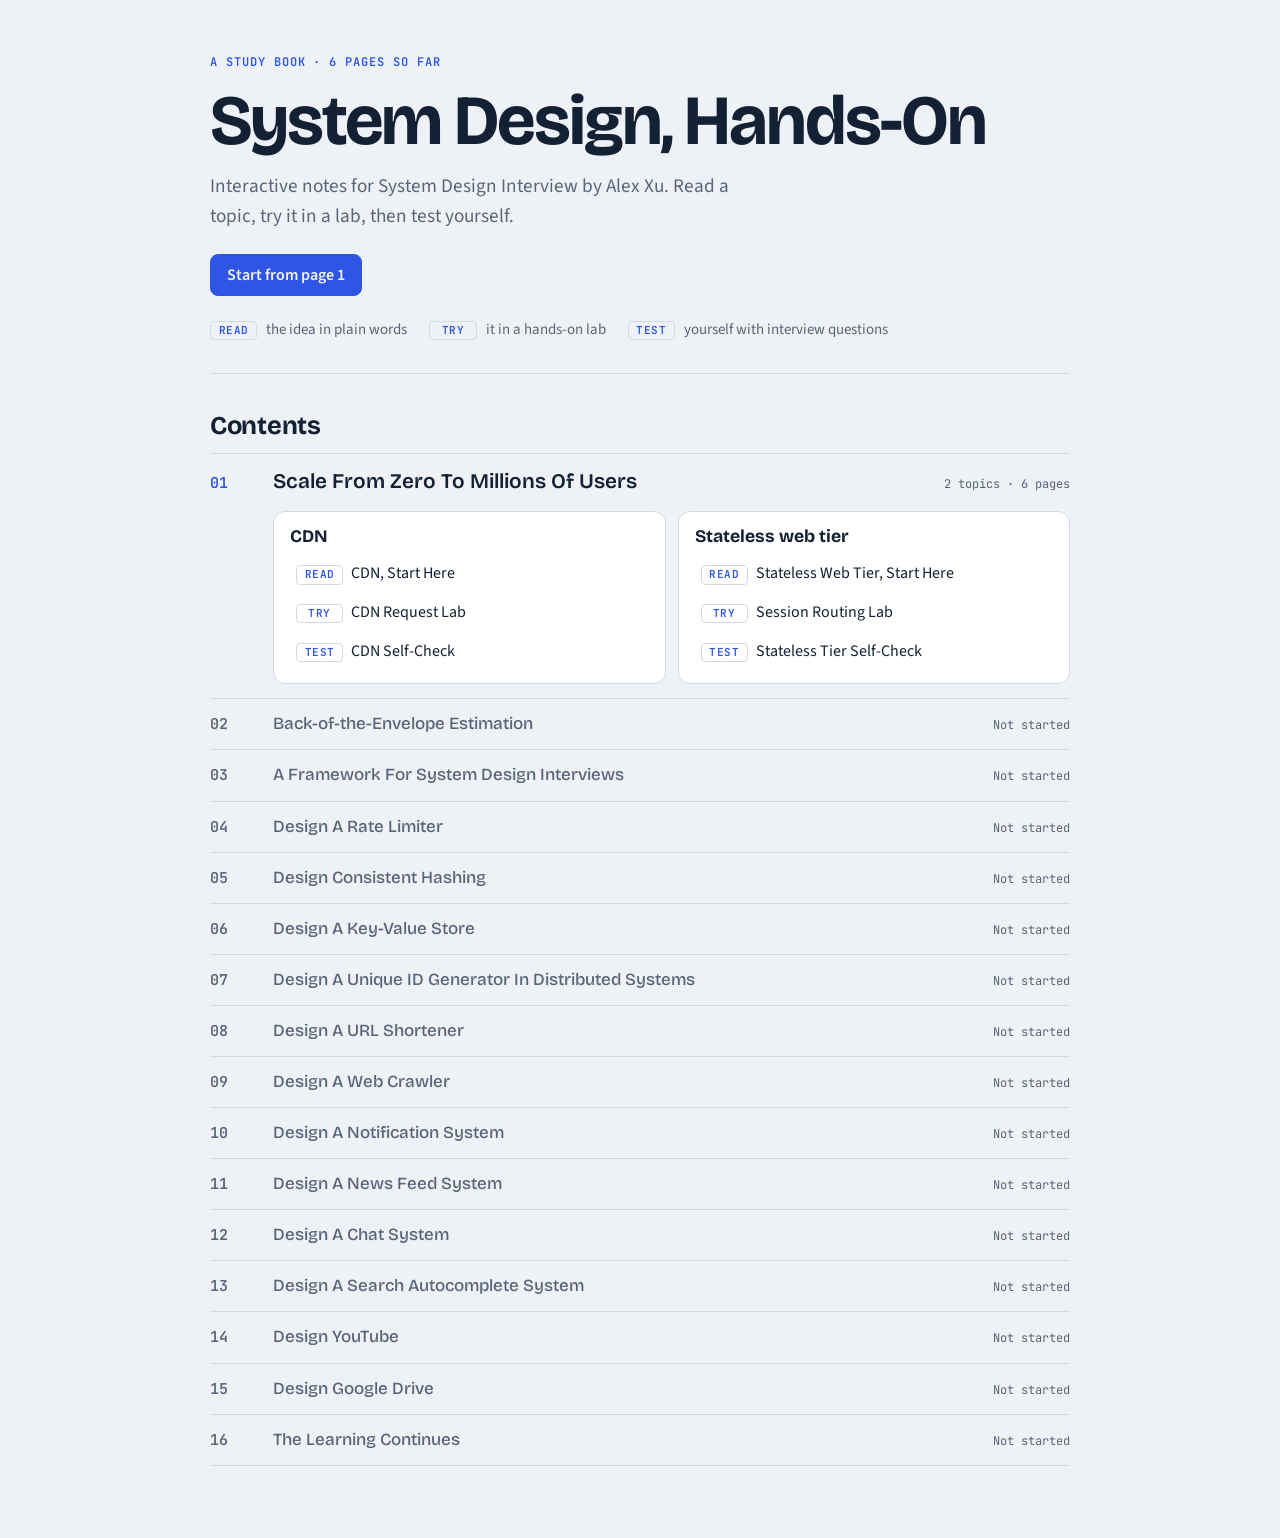
<file: frontend/index.html>
<!doctype html>
<html lang="en">
<head>
<meta charset="utf-8">
<meta name="viewport" content="width=device-width, initial-scale=1, viewport-fit=cover">
<title>System Design, Hands-On</title>
<meta name="description" content="Interactive notes for System Design Interview by Alex Xu. Read a topic, try it in a lab, then test yourself.">
<link rel="preconnect" href="https://fonts.googleapis.com">
<link rel="stylesheet" href="https://fonts.googleapis.com/css2?family=Bricolage+Grotesque:opsz,wght@12..96,500;12..96,700&family=Source+Sans+3:wght@400;600&family=JetBrains+Mono:wght@400;600&display=swap">
<link rel="icon" href="data:image/svg+xml,%3Csvg xmlns=%27http://www.w3.org/2000/svg%27 viewBox=%270 0 32 32%27%3E%3Crect width=%2732%27 height=%2732%27 rx=%277%27 fill=%27%232f55e4%27/%3E%3Cpath d=%27M9 9h14M9 16h14M9 23h9%27 stroke=%27white%27 stroke-width=%273%27 stroke-linecap=%27round%27/%3E%3C/svg%3E">
<link rel="stylesheet" href="assets/book.css">
</head>
<body class="ix" data-page="index">
<main class="ix-wrap">
  <header class="ix-cover">
    <span class="ix-eyebrow">A study book · 6 pages so far</span>
    <h1>System Design, Hands-On</h1>
    <p>Interactive notes for System Design Interview by Alex Xu. Read a topic, try it in a lab, then test yourself.</p>
    <div class="ix-actions">
      <a class="ix-btn ix-primary" href="ch01/cdn/1-start-here.html">Start from page 1</a>
      <a class="ix-btn" id="ix-continue" href="ch01/cdn/1-start-here.html" hidden>Continue where you left off</a>
    </div>
    <div class="ix-how">
      <span><b class="bk-kind">Read</b> the idea in plain words</span>
      <span><b class="bk-kind">Try</b> it in a hands-on lab</span>
      <span><b class="bk-kind">Test</b> yourself with interview questions</span>
    </div>
  </header>
  <h2 class="ix-h2">Contents</h2>
  <ol class="ix-list">
    <li class="ix-ch ix-open"><span class="ix-num">01</span><span class="ix-title">Scale From Zero To Millions Of Users</span><span class="ix-state">2 topics · 6 pages</span><div class="ix-topics"><div class="ix-topic"><h3>CDN</h3><ol><li><a href="ch01/cdn/1-start-here.html" data-page="ch01/cdn/1-start-here"><span class="bk-kind">Read</span><span>CDN, Start Here</span><span class="ix-seen" aria-label="visited"></span></a></li><li><a href="ch01/cdn/2-request-lab.html" data-page="ch01/cdn/2-request-lab"><span class="bk-kind">Try</span><span>CDN Request Lab</span><span class="ix-seen" aria-label="visited"></span></a></li><li><a href="ch01/cdn/3-self-check.html" data-page="ch01/cdn/3-self-check"><span class="bk-kind">Test</span><span>CDN Self-Check</span><span class="ix-seen" aria-label="visited"></span></a></li></ol></div><div class="ix-topic"><h3>Stateless web tier</h3><ol><li><a href="ch01/stateless-web-tier/1-start-here.html" data-page="ch01/stateless-web-tier/1-start-here"><span class="bk-kind">Read</span><span>Stateless Web Tier, Start Here</span><span class="ix-seen" aria-label="visited"></span></a></li><li><a href="ch01/stateless-web-tier/2-session-routing-lab.html" data-page="ch01/stateless-web-tier/2-session-routing-lab"><span class="bk-kind">Try</span><span>Session Routing Lab</span><span class="ix-seen" aria-label="visited"></span></a></li><li><a href="ch01/stateless-web-tier/3-self-check.html" data-page="ch01/stateless-web-tier/3-self-check"><span class="bk-kind">Test</span><span>Stateless Tier Self-Check</span><span class="ix-seen" aria-label="visited"></span></a></li></ol></div></div></li><li class="ix-ch ix-later"><span class="ix-num">02</span><span class="ix-title">Back-of-the-Envelope Estimation</span><span class="ix-state">Not started</span></li><li class="ix-ch ix-later"><span class="ix-num">03</span><span class="ix-title">A Framework For System Design Interviews</span><span class="ix-state">Not started</span></li><li class="ix-ch ix-later"><span class="ix-num">04</span><span class="ix-title">Design A Rate Limiter</span><span class="ix-state">Not started</span></li><li class="ix-ch ix-later"><span class="ix-num">05</span><span class="ix-title">Design Consistent Hashing</span><span class="ix-state">Not started</span></li><li class="ix-ch ix-later"><span class="ix-num">06</span><span class="ix-title">Design A Key-Value Store</span><span class="ix-state">Not started</span></li><li class="ix-ch ix-later"><span class="ix-num">07</span><span class="ix-title">Design A Unique ID Generator In Distributed Systems</span><span class="ix-state">Not started</span></li><li class="ix-ch ix-later"><span class="ix-num">08</span><span class="ix-title">Design A URL Shortener</span><span class="ix-state">Not started</span></li><li class="ix-ch ix-later"><span class="ix-num">09</span><span class="ix-title">Design A Web Crawler</span><span class="ix-state">Not started</span></li><li class="ix-ch ix-later"><span class="ix-num">10</span><span class="ix-title">Design A Notification System</span><span class="ix-state">Not started</span></li><li class="ix-ch ix-later"><span class="ix-num">11</span><span class="ix-title">Design A News Feed System</span><span class="ix-state">Not started</span></li><li class="ix-ch ix-later"><span class="ix-num">12</span><span class="ix-title">Design A Chat System</span><span class="ix-state">Not started</span></li><li class="ix-ch ix-later"><span class="ix-num">13</span><span class="ix-title">Design A Search Autocomplete System</span><span class="ix-state">Not started</span></li><li class="ix-ch ix-later"><span class="ix-num">14</span><span class="ix-title">Design YouTube</span><span class="ix-state">Not started</span></li><li class="ix-ch ix-later"><span class="ix-num">15</span><span class="ix-title">Design Google Drive</span><span class="ix-state">Not started</span></li><li class="ix-ch ix-later"><span class="ix-num">16</span><span class="ix-title">The Learning Continues</span><span class="ix-state">Not started</span></li>
  </ol>
</main>
<script src="assets/book.js"></script>
</body>
</html>
</file>
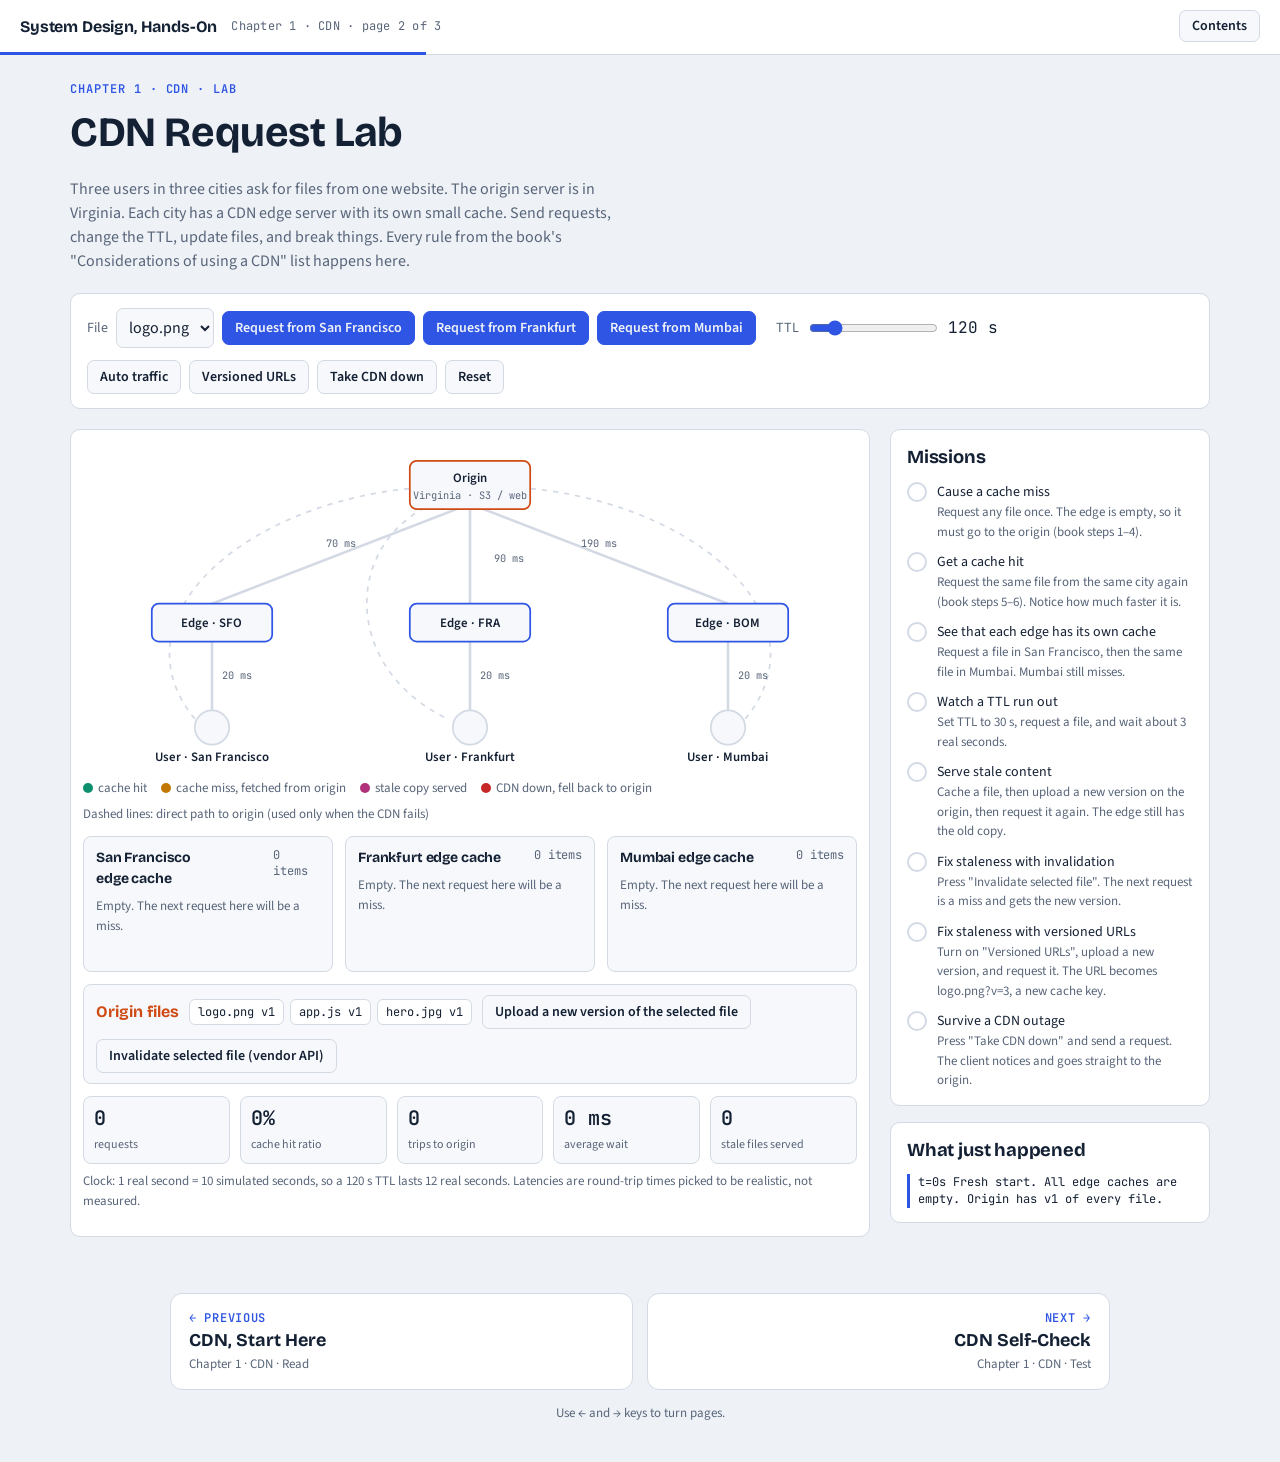
<file: frontend/ch01/cdn/2-request-lab.html>
<!doctype html>
<html lang="en">
<head>
<meta charset="utf-8">
<meta name="viewport" content="width=device-width, initial-scale=1, viewport-fit=cover">
<title>CDN Request Lab · System Design, Hands-On</title>
<link rel="icon" href="data:image/svg+xml,%3Csvg xmlns=%27http://www.w3.org/2000/svg%27 viewBox=%270 0 32 32%27%3E%3Crect width=%2732%27 height=%2732%27 rx=%277%27 fill=%27%232f55e4%27/%3E%3Cpath d=%27M9 9h14M9 16h14M9 23h9%27 stroke=%27white%27 stroke-width=%273%27 stroke-linecap=%27round%27/%3E%3C/svg%3E">
<link rel="stylesheet" href="../../assets/book.css">
<link rel="preconnect" href="https://fonts.googleapis.com">
<link rel="stylesheet" href="https://fonts.googleapis.com/css2?family=Bricolage+Grotesque:opsz,wght@12..96,500;12..96,700&family=Source+Sans+3:wght@400;600&family=JetBrains+Mono:wght@400;600&display=swap">
<style>
/* Layout: a control strip, then the network stage (SVG) with cache cards under each edge, missions + log beside it. */
:root {
  --bg: #eef2f7; --surface: #ffffff; --surface-2: #f6f8fb; --ink: #142033; --muted: #586579; --line: #d3dae4;
  --accent: #2f55e4; --hit: #0b8f6c; --miss: #c27800; --origin: #cf4a14; --stale: #b0307a; --down: #c62828;
  --display: "Bricolage Grotesque", "Segoe UI", system-ui, sans-serif;
  --body: "Source Sans 3", "Segoe UI", system-ui, sans-serif;
  --mono: "JetBrains Mono", ui-monospace, "SFMono-Regular", Menlo, monospace;
}
@media (prefers-color-scheme: dark) { :root:not([data-theme="light"]) {
  --bg: #0c121c; --surface: #141c29; --surface-2: #1a2433; --ink: #e5eaf2; --muted: #95a2b6; --line: #2a374b;
  --accent: #8aa4ff; --hit: #3fd0a6; --miss: #f2b443; --origin: #ff8a57; --stale: #f27abd; --down: #ff6b6b; color-scheme: dark } }
:root[data-theme="dark"] {
  --bg: #0c121c; --surface: #141c29; --surface-2: #1a2433; --ink: #e5eaf2; --muted: #95a2b6; --line: #2a374b;
  --accent: #8aa4ff; --hit: #3fd0a6; --miss: #f2b443; --origin: #ff8a57; --stale: #f27abd; --down: #ff6b6b; color-scheme: dark }

* { box-sizing: border-box }
body { background: var(--bg); color: var(--ink); font: 16px/1.5 var(--body); }
.wrap { max-width: 1180px; margin: 0 auto; padding-inline: 20px; padding-block: 28px 48px; }
h1, h2, h3 { font-family: var(--display); text-wrap: balance; margin: 0; letter-spacing: -0.01em }
h1 { font-size: clamp(1.8rem, 4vw, 2.6rem); }
h2 { font-size: 1.15rem; }
.lede { color: var(--muted); max-width: 68ch; margin: 8px 0 0 }
.eyebrow { font: 600 12px/1 var(--mono); letter-spacing: .08em; text-transform: uppercase; color: var(--accent) }
header { display: grid; gap: 6px; margin-bottom: 20px }

.controls { display: flex; flex-wrap: wrap; gap: 12px 20px; align-items: center; background: var(--surface); border: 1px solid var(--line); border-radius: 10px; padding: 14px 16px; }
.controls .group { display: flex; flex-wrap: wrap; gap: 8px; align-items: center }
.controls label { font-size: 14px; color: var(--muted) }
button { font: 600 14px/1 var(--body); color: var(--ink); background: var(--surface-2); border: 1px solid var(--line); border-radius: 7px; padding: 9px 12px; cursor: pointer; }
button:hover { border-color: var(--accent) }
button:focus-visible, input:focus-visible, select:focus-visible { outline: 2px solid var(--accent); outline-offset: 2px }
button.primary { background: var(--accent); color: var(--bg); border-color: var(--accent) }
button.danger[aria-pressed="true"] { background: var(--down); color: var(--bg); border-color: var(--down) }
button.toggle[aria-pressed="true"] { background: var(--ink); color: var(--bg); border-color: var(--ink) }
select, input[type=range] { font: inherit; accent-color: var(--accent) }
select { background: var(--surface-2); color: var(--ink); border: 1px solid var(--line); border-radius: 7px; padding: 7px 8px }
.mono { font-family: var(--mono); font-variant-numeric: tabular-nums }

.layout { display: grid; grid-template-columns: minmax(0, 1fr) 320px; gap: 20px; margin-top: 20px }
@media (max-width: 900px) { .layout { grid-template-columns: minmax(0, 1fr) } }

.stage { background: var(--surface); border: 1px solid var(--line); border-radius: 10px; padding: 12px; min-width: 0 }
.stage svg { width: 100%; height: auto; display: block }
.svg-text { fill: var(--ink); font: 600 15px var(--body) }
.svg-sub { fill: var(--muted); font: 12px var(--mono) }
.link { stroke: var(--line); stroke-width: 3; fill: none }
.link.fallback { stroke-dasharray: 6 7; stroke-width: 2 }
.node { fill: var(--surface-2); stroke: var(--line); stroke-width: 2 }
.node.origin { stroke: var(--origin) }
.node.edge { stroke: var(--accent) }
.node.flash-hit { stroke: var(--hit); stroke-width: 5 }
.node.flash-miss { stroke: var(--miss); stroke-width: 5 }
.node.flash-stale { stroke: var(--stale); stroke-width: 5 }
.node.flash-purge { stroke: var(--stale); stroke-width: 5; stroke-dasharray: 5 4 }
.node.down { stroke: var(--down); stroke-dasharray: 6 5 }
.xmark { stroke: var(--down); stroke-width: 6; stroke-linecap: round }

.caches { display: grid; grid-template-columns: repeat(3, minmax(0, 1fr)); gap: 12px; margin-top: 12px }
@media (max-width: 640px) { .caches { grid-template-columns: minmax(0, 1fr) } }
.cache { background: var(--surface-2); border: 1px solid var(--line); border-radius: 8px; padding: 10px 12px; min-width: 0 }
.cache h3 { font-size: 14px; display: flex; justify-content: space-between; gap: 8px }
.cache h3 span { font: 12px var(--mono); color: var(--muted) }
.entries { list-style: none; padding: 0; margin: 8px 0 0; display: grid; gap: 6px; min-height: 64px }
.entries .empty { color: var(--muted); font-size: 13px }
.entry { font: 12px/1.3 var(--mono); display: grid; gap: 3px }
.entry .row { display: flex; justify-content: space-between; gap: 6px }
.entry .stalebadge { color: var(--stale); font-weight: 600 }
.bar { height: 5px; background: var(--line); border-radius: 3px; overflow: hidden }
.bar i { display: block; height: 100%; background: var(--hit) }

.origin-panel { margin-top: 12px; display: flex; flex-wrap: wrap; gap: 10px; align-items: center; background: var(--surface-2); border: 1px solid var(--line); border-radius: 8px; padding: 10px 12px }
.origin-panel strong { color: var(--origin); font-family: var(--display) }
.file-chip { font: 12px var(--mono); border: 1px solid var(--line); border-radius: 6px; padding: 4px 8px; background: var(--surface) }

.stats { display: grid; grid-template-columns: repeat(5, minmax(0, 1fr)); gap: 10px; margin-top: 12px }
@media (max-width: 640px) { .stats { grid-template-columns: repeat(2, minmax(0, 1fr)) } }
.stat { background: var(--surface-2); border: 1px solid var(--line); border-radius: 8px; padding: 8px 10px }
.stat b { display: block; font: 600 20px var(--mono); font-variant-numeric: tabular-nums }
.stat span { font-size: 12px; color: var(--muted) }

aside { display: grid; gap: 16px; align-content: start; min-width: 0 }
.panel { background: var(--surface); border: 1px solid var(--line); border-radius: 10px; padding: 14px 16px; min-width: 0 }
.missions { list-style: none; padding: 0; margin: 10px 0 0; display: grid; gap: 10px }
.mission { display: grid; grid-template-columns: 22px minmax(0, 1fr); gap: 8px; font-size: 14px }
.mission .tick { width: 20px; height: 20px; border-radius: 50%; border: 2px solid var(--line); display: grid; place-items: center; font: 700 12px var(--mono); color: var(--bg) }
.mission.done .tick { background: var(--hit); border-color: var(--hit) }
.mission.done .mtitle { text-decoration: line-through; text-decoration-color: var(--muted) }
.mission .mhint { color: var(--muted); font-size: 13px }
.log { list-style: none; padding: 0; margin: 10px 0 0; max-height: 300px; overflow-y: auto; display: grid; gap: 4px; font: 12px/1.4 var(--mono) }
.log li { border-left: 3px solid var(--line); padding-left: 8px }
.log .hit { border-color: var(--hit) } .log .miss { border-color: var(--miss) } .log .stale { border-color: var(--stale) }
.log .down { border-color: var(--down) } .log .info { border-color: var(--accent) }
.legend { display: flex; flex-wrap: wrap; gap: 6px 14px; font-size: 13px; color: var(--muted); margin-top: 10px }
.legend i { display: inline-block; width: 10px; height: 10px; border-radius: 50%; margin-right: 5px; vertical-align: -1px }
.book { font-size: 13px; color: var(--muted); margin-top: 8px }
</style>
</head>
<body data-page="ch01/cdn/2-request-lab">
<div class="bk-bar">
  <a class="bk-home" href="../../index.html">System Design, Hands-On</a>
  <span class="bk-crumb">Chapter 1 · CDN · page 2 of 3</span>
  <button class="bk-toc-btn" type="button" aria-expanded="false" aria-controls="bk-drawer">Contents</button>
  <div class="bk-progress" aria-hidden="true"><i style="width:33.3%"></i></div>
</div>
<div class="bk-drawer" id="bk-drawer" hidden>
  <div class="bk-drawer-inner">
    <div class="bk-drawer-head"><b>Contents</b><button class="bk-close" type="button">Close</button></div>
    <a class="bk-drawer-home" href="../../index.html">All chapters</a>
    <p class="bk-toc-ch">Chapter 1 · Scale From Zero To Millions Of Users</p>
<p class="bk-toc-tp">CDN</p><ol class="bk-toc-list">
<li><a href="1-start-here.html" data-page="ch01/cdn/1-start-here"><span class="bk-kind">Read</span>CDN, Start Here</a></li>
<li><a href="2-request-lab.html" aria-current="page" data-page="ch01/cdn/2-request-lab"><span class="bk-kind">Try</span>CDN Request Lab</a></li>
<li><a href="3-self-check.html" data-page="ch01/cdn/3-self-check"><span class="bk-kind">Test</span>CDN Self-Check</a></li>
</ol>
<p class="bk-toc-tp">Stateless web tier</p><ol class="bk-toc-list">
<li><a href="../stateless-web-tier/1-start-here.html" data-page="ch01/stateless-web-tier/1-start-here"><span class="bk-kind">Read</span>Stateless Web Tier, Start Here</a></li>
<li><a href="../stateless-web-tier/2-session-routing-lab.html" data-page="ch01/stateless-web-tier/2-session-routing-lab"><span class="bk-kind">Try</span>Session Routing Lab</a></li>
<li><a href="../stateless-web-tier/3-self-check.html" data-page="ch01/stateless-web-tier/3-self-check"><span class="bk-kind">Test</span>Stateless Tier Self-Check</a></li>
</ol>
  </div>
</div>
<main class="bk-page">
<div class="wrap">
  <header>
    <span class="eyebrow">Chapter 1 · CDN · Lab</span>
    <h1>CDN Request Lab</h1>
    <p class="lede">Three users in three cities ask for files from one website. The origin server is in Virginia. Each city has a CDN edge server with its own small cache. Send requests, change the TTL, update files, and break things. Every rule from the book's "Considerations of using a CDN" list happens here.</p>
  </header>

  <div class="controls">
    <div class="group">
      <label for="file">File</label>
      <select id="file">
        <option value="logo.png">logo.png</option>
        <option value="app.js">app.js</option>
        <option value="hero.jpg">hero.jpg</option>
      </select>
      <button class="primary" data-req="sfo">Request from San Francisco</button>
      <button class="primary" data-req="fra">Request from Frankfurt</button>
      <button class="primary" data-req="bom">Request from Mumbai</button>
    </div>
    <div class="group">
      <label for="ttl">TTL</label>
      <input id="ttl" type="range" min="30" max="600" step="30" value="120">
      <span class="mono" id="ttlOut">120 s</span>
    </div>
    <div class="group">
      <button class="toggle" id="auto" aria-pressed="false">Auto traffic</button>
      <button class="toggle" id="versioning" aria-pressed="false">Versioned URLs</button>
      <button class="danger" id="outage" aria-pressed="false">Take CDN down</button>
      <button id="reset">Reset</button>
    </div>
  </div>

  <div class="layout">
    <section class="stage" aria-label="Network">
      <svg id="svg" viewBox="0 0 900 380" role="img" aria-label="Origin server connected to three CDN edges, each serving one user">
        <path class="link" id="e-sfo" d="M450 72 L150 188"></path>
        <path class="link" id="e-fra" d="M450 72 L450 188"></path>
        <path class="link" id="e-bom" d="M450 72 L750 188"></path>
        <path class="link" id="u-sfo" d="M150 312 L150 228"></path>
        <path class="link" id="u-fra" d="M450 312 L450 228"></path>
        <path class="link" id="u-bom" d="M750 312 L750 228"></path>
        <path class="link fallback" id="f-sfo" d="M130 322 C 30 200, 200 60, 410 52"></path>
        <path class="link fallback" id="f-fra" d="M420 320 C 300 260, 300 110, 420 66"></path>
        <path class="link fallback" id="f-bom" d="M770 322 C 870 200, 700 60, 490 52"></path>

        <rect class="node origin" id="n-origin" x="380" y="22" width="140" height="56" rx="8"></rect>
        <text class="svg-text" x="450" y="47" text-anchor="middle">Origin</text>
        <text class="svg-sub" x="450" y="66" text-anchor="middle">Virginia · S3 / web</text>

        <g id="g-sfo">
          <rect class="node edge" id="n-sfo" x="80" y="188" width="140" height="44" rx="8"></rect>
          <text class="svg-text" x="150" y="215" text-anchor="middle">Edge · SFO</text>
        </g>
        <g id="g-fra">
          <rect class="node edge" id="n-fra" x="380" y="188" width="140" height="44" rx="8"></rect>
          <text class="svg-text" x="450" y="215" text-anchor="middle">Edge · FRA</text>
        </g>
        <g id="g-bom">
          <rect class="node edge" id="n-bom" x="680" y="188" width="140" height="44" rx="8"></rect>
          <text class="svg-text" x="750" y="215" text-anchor="middle">Edge · BOM</text>
        </g>
        <text class="svg-sub" x="300" y="122" text-anchor="middle">70 ms</text>
        <text class="svg-sub" x="478" y="140" text-anchor="start">90 ms</text>
        <text class="svg-sub" x="600" y="122" text-anchor="middle">190 ms</text>

        <g>
          <circle class="node" cx="150" cy="332" r="20"></circle><text class="svg-text" x="150" y="371" text-anchor="middle">User · San Francisco</text>
          <circle class="node" cx="450" cy="332" r="20"></circle><text class="svg-text" x="450" y="371" text-anchor="middle">User · Frankfurt</text>
          <circle class="node" cx="750" cy="332" r="20"></circle><text class="svg-text" x="750" y="371" text-anchor="middle">User · Mumbai</text>
          <text class="svg-sub" x="162" y="276">20 ms</text><text class="svg-sub" x="462" y="276">20 ms</text><text class="svg-sub" x="762" y="276">20 ms</text>
        </g>
        <g id="xmarks"></g>
        <g id="packets"></g>
      </svg>
      <div class="legend">
        <span><i style="background:var(--hit)"></i>cache hit</span>
        <span><i style="background:var(--miss)"></i>cache miss, fetched from origin</span>
        <span><i style="background:var(--stale)"></i>stale copy served</span>
        <span><i style="background:var(--down)"></i>CDN down, fell back to origin</span>
        <span>Dashed lines: direct path to origin (used only when the CDN fails)</span>
      </div>

      <div class="caches" id="caches"></div>

      <div class="origin-panel">
        <strong>Origin files</strong>
        <span id="originFiles" style="display:flex;flex-wrap:wrap;gap:6px"></span>
        <button id="update">Upload a new version of the selected file</button>
        <button id="purge">Invalidate selected file (vendor API)</button>
      </div>

      <div class="stats">
        <div class="stat"><b id="sReq">0</b><span>requests</span></div>
        <div class="stat"><b id="sHit">0%</b><span>cache hit ratio</span></div>
        <div class="stat"><b id="sOrigin">0</b><span>trips to origin</span></div>
        <div class="stat"><b id="sLat">0 ms</b><span>average wait</span></div>
        <div class="stat"><b id="sStale">0</b><span>stale files served</span></div>
      </div>
      <p class="book">Clock: 1 real second = 10 simulated seconds, so a 120 s TTL lasts 12 real seconds. Latencies are round-trip times picked to be realistic, not measured.</p>
    </section>

    <aside>
      <div class="panel">
        <h2>Missions</h2>
        <ul class="missions" id="missions"></ul>
      </div>
      <div class="panel">
        <h2>What just happened</h2>
        <ul class="log" id="log" aria-live="polite"></ul>
      </div>
    </aside>
  </div>
</div>

<script>
(() => {
  const SIM_RATE = 10;                       // simulated seconds per real second
  const EDGES = {
    sfo: { name: 'San Francisco', toOrigin: 70,  direct: 75 },
    fra: { name: 'Frankfurt',     toOrigin: 90,  direct: 95 },
    bom: { name: 'Mumbai',        toOrigin: 190, direct: 200 },
  };
  const USER_TO_EDGE = 20, DETECT_FAIL = 150;
  const reduceMotion = matchMedia('(prefers-reduced-motion: reduce)').matches;
  const LEG_MS = reduceMotion ? 1 : 520;

  const MISSIONS = [
    { id: 'miss',   title: 'Cause a cache miss', hint: 'Request any file once. The edge is empty, so it must go to the origin (book steps 1–4).' },
    { id: 'hit',    title: 'Get a cache hit', hint: 'Request the same file from the same city again (book steps 5–6). Notice how much faster it is.' },
    { id: 'region', title: 'See that each edge has its own cache', hint: 'Request a file in San Francisco, then the same file in Mumbai. Mumbai still misses.' },
    { id: 'expire', title: 'Watch a TTL run out', hint: 'Set TTL to 30 s, request a file, and wait about 3 real seconds.' },
    { id: 'stale',  title: 'Serve stale content', hint: 'Cache a file, then upload a new version on the origin, then request it again. The edge still has the old copy.' },
    { id: 'purge',  title: 'Fix staleness with invalidation', hint: 'Press "Invalidate selected file". The next request is a miss and gets the new version.' },
    { id: 'version',title: 'Fix staleness with versioned URLs', hint: 'Turn on "Versioned URLs", upload a new version, and request it. The URL becomes logo.png?v=3, a new cache key.' },
    { id: 'down',   title: 'Survive a CDN outage', hint: 'Press "Take CDN down" and send a request. The client notices and goes straight to the origin.' },
  ];

  const $ = s => document.querySelector(s);
  const state = {};
  function reset() {
    Object.assign(state, {
      t: 0, ttl: +$('#ttl').value, versioning: false, down: false,
      origin: { 'logo.png': 1, 'app.js': 1, 'hero.jpg': 1 },
      caches: { sfo: new Map(), fra: new Map(), bom: new Map() },
      stats: { req: 0, hit: 0, origin: 0, lat: 0, stale: 0 },
      done: new Set(), seenRegions: {}, staleSeen: false, autoTimer: state.autoTimer,
    });
    $('#versioning').setAttribute('aria-pressed', 'false');
    $('#outage').setAttribute('aria-pressed', 'false');
    document.querySelectorAll('.node.edge').forEach(n => n.classList.remove('down'));
    $('#xmarks').innerHTML = ''; $('#packets').innerHTML = ''; $('#log').innerHTML = '';
    log('info', 'Fresh start. All edge caches are empty. Origin has v1 of every file.');
    renderAll();
  }

  const keyFor = file => state.versioning ? `${file}?v=${state.origin[file]}` : file;
  const baseOf = key => key.split('?')[0];
  const fmtT = s => `t=${Math.floor(s)}s`;

  function log(kind, msg) {
    const li = document.createElement('li');
    li.className = kind;
    li.textContent = `${fmtT(state.t)}  ${msg}`;
    const ul = $('#log'); ul.prepend(li);
    while (ul.children.length > 60) ul.lastChild.remove();
  }
  function complete(id) {
    if (state.done.has(id)) return;
    state.done.add(id); renderMissions();
    const m = MISSIONS.find(x => x.id === id);
    log('info', `Mission done: ${m.title}`);
  }

  function packet(pathId, color, reverse) {
    return new Promise(res => {
      const path = document.getElementById(pathId);
      const len = path.getTotalLength();
      const c = document.createElementNS('http://www.w3.org/2000/svg', 'circle');
      c.setAttribute('r', 8); c.setAttribute('fill', color);
      $('#packets').appendChild(c);
      const t0 = performance.now();
      (function step(now) {
        const p = Math.min(1, (now - t0) / LEG_MS);
        const pt = path.getPointAtLength((reverse ? 1 - p : p) * len);
        c.setAttribute('cx', pt.x); c.setAttribute('cy', pt.y);
        if (p < 1) requestAnimationFrame(step); else { c.remove(); res(); }
      })(t0);
    });
  }
  function flash(nodeId, cls) {
    const n = document.getElementById(nodeId);
    n.classList.add(cls); setTimeout(() => n.classList.remove(cls), 700);
  }
  const css = v => getComputedStyle(document.documentElement).getPropertyValue(v).trim();

  async function request(region, file) {
    const e = EDGES[region], key = keyFor(file);
    state.stats.req++;
    if (state.down) {
      await packet(`u-${region}`, css('--down'), true);
      flash(`n-${region}`, 'flash-miss');
      await packet(`f-${region}`, css('--down'), false);
      flash('n-origin', 'flash-miss');
      state.stats.origin++;
      await packet(`f-${region}`, css('--down'), true);
      const lat = DETECT_FAIL + e.direct;
      state.stats.lat += lat;
      log('down', `${e.name}: CDN edge did not answer. Client fell back to origin for ${key} (${lat} ms incl. ${DETECT_FAIL} ms to detect the failure).`);
      complete('down'); renderAll(); return;
    }
    await packet(`u-${region}`, css('--accent'), true);
    const cache = state.caches[region];
    const entry = cache.get(key);
    if (entry && entry.expires > state.t) {
      const stale = entry.version < state.origin[file];
      flash(`n-${region}`, stale ? 'flash-stale' : 'flash-hit');
      await packet(`u-${region}`, css(stale ? '--stale' : '--hit'), false);
      state.stats.hit++; state.stats.lat += USER_TO_EDGE;
      if (stale) {
        state.stats.stale++; state.staleSeen = true;
        log('stale', `${e.name}: HIT ${key} but it is v${entry.version}. Origin has v${state.origin[file]}. User sees the old file for ${Math.ceil(entry.expires - state.t)} more seconds.`);
        complete('stale');
      } else {
        log('hit', `${e.name}: HIT ${key} v${entry.version}, served from the edge in ${USER_TO_EDGE} ms.`);
        complete('hit');
      }
    } else {
      flash(`n-${region}`, 'flash-miss');
      await packet(`e-${region}`, css('--miss'), false);
      flash('n-origin', 'flash-miss');
      state.stats.origin++;
      const v = state.origin[file];
      await packet(`e-${region}`, css('--miss'), true);
      cache.set(key, { version: v, cachedAt: state.t, expires: state.t + state.ttl, ttl: state.ttl });
      await packet(`u-${region}`, css('--miss'), false);
      const lat = USER_TO_EDGE + e.toOrigin;
      state.stats.lat += lat;
      log('miss', `${e.name}: MISS ${key}. Edge fetched v${v} from origin (header Cache-Control: max-age=${state.ttl}), cached it, and returned it in ${lat} ms.`);
      complete('miss');
      if (state.versioning && key.includes('?v=') && state.origin[file] > 1) complete('version');
      if (state.purgedFresh && state.purgedFresh === file) { complete('purge'); state.purgedFresh = null; }
      state.seenRegions[file] = state.seenRegions[file] || new Set();
      state.seenRegions[file].add(region);
      const others = Object.keys(EDGES).filter(r => r !== region && state.caches[r].has(key));
      if (others.length) complete('region');
    }
    renderAll();
  }

  function tick(dtReal) {
    state.t += dtReal * SIM_RATE;
    for (const [region, cache] of Object.entries(state.caches)) {
      for (const [key, en] of cache) {
        if (en.expires <= state.t) {
          cache.delete(key);
          log('info', `${EDGES[region].name}: ${key} TTL ran out, removed from edge cache. Next request will be a miss.`);
          complete('expire');
        }
      }
    }
    renderCaches();
  }

  function renderCaches() {
    const html = Object.entries(state.caches).map(([region, cache]) => {
      const items = [...cache].map(([key, en]) => {
        const left = Math.max(0, en.expires - state.t);
        const pct = (left / en.ttl) * 100;
        const stale = en.version < state.origin[baseOf(key)];
        return `<li class="entry"><div class="row"><span>${key} v${en.version}</span><span>${Math.ceil(left)}s</span></div>
          ${stale ? '<span class="stalebadge">stale: origin has newer</span>' : ''}
          <div class="bar"><i style="width:${pct}%;background:var(${stale ? '--stale' : '--hit'})"></i></div></li>`;
      }).join('');
      return `<div class="cache"><h3>${EDGES[region].name} edge cache <span>${cache.size} item${cache.size === 1 ? '' : 's'}</span></h3>
        <ul class="entries">${items || '<li class="empty">Empty. The next request here will be a miss.</li>'}</ul></div>`;
    }).join('');
    $('#caches').innerHTML = html;
  }
  function renderMissions() {
    $('#missions').innerHTML = MISSIONS.map(m => `<li class="mission ${state.done.has(m.id) ? 'done' : ''}">
      <span class="tick">${state.done.has(m.id) ? '✓' : ''}</span>
      <div><div class="mtitle">${m.title}</div><div class="mhint">${m.hint}</div></div></li>`).join('');
  }
  function renderAll() {
    renderCaches(); renderMissions();
    $('#originFiles').innerHTML = Object.entries(state.origin).map(([f, v]) => `<span class="file-chip">${f} v${v}</span>`).join('');
    const s = state.stats;
    $('#sReq').textContent = s.req;
    $('#sHit').textContent = s.req ? Math.round(100 * s.hit / s.req) + '%' : '0%';
    $('#sOrigin').textContent = s.origin;
    $('#sLat').textContent = s.req ? Math.round(s.lat / s.req) + ' ms' : '0 ms';
    $('#sStale').textContent = s.stale;
  }

  document.querySelectorAll('[data-req]').forEach(b => b.addEventListener('click', () => request(b.dataset.req, $('#file').value)));
  $('#ttl').addEventListener('input', e => { state.ttl = +e.target.value; $('#ttlOut').textContent = `${state.ttl} s`; });
  $('#update').addEventListener('click', () => {
    const f = $('#file').value; state.origin[f]++;
    log('info', `Origin: uploaded ${f} v${state.origin[f]}. Edges that still hold an older copy will keep serving it until TTL runs out or you invalidate it.`);
    renderAll();
  });
  $('#purge').addEventListener('click', () => {
    const f = $('#file').value; let n = 0;
    for (const [region, cache] of Object.entries(state.caches)) for (const key of [...cache.keys()]) {
      if (baseOf(key) === f) { cache.delete(key); n++; flash(`n-${region}`, 'flash-purge'); }
    }
    log('info', `Invalidation API: removed ${f} from ${n} edge cache entr${n === 1 ? 'y' : 'ies'}.`);
    if (n && state.staleSeen) state.purgedFresh = f;
    renderAll();
  });
  $('#versioning').addEventListener('click', e => {
    state.versioning = !state.versioning; e.target.setAttribute('aria-pressed', state.versioning);
    log('info', state.versioning ? 'Versioned URLs on. The page now asks for logo.png?v=N. A new version means a new URL, so the edge treats it as a different file.' : 'Versioned URLs off. Plain file names are used as cache keys.');
  });
  $('#outage').addEventListener('click', e => {
    state.down = !state.down; e.target.setAttribute('aria-pressed', state.down);
    e.target.textContent = state.down ? 'Bring CDN back' : 'Take CDN down';
    document.querySelectorAll('.node.edge').forEach(n => n.classList.toggle('down', state.down));
    $('#xmarks').innerHTML = state.down ? ['150', '450', '750'].map(x => `<path class="xmark" d="M${x - 12} 198 l24 24 M${+x + 12} 198 l-24 24"></path>`).join('') : '';
    log('down', state.down ? 'CDN outage started. Edges stop answering.' : 'CDN is back.');
  });
  $('#auto').addEventListener('click', e => {
    const on = e.target.getAttribute('aria-pressed') !== 'true';
    e.target.setAttribute('aria-pressed', on);
    clearInterval(state.autoTimer); state.autoTimer = null;
    if (on) state.autoTimer = setInterval(() => {
      const regions = Object.keys(EDGES), r = regions[Math.floor(Math.random() * 3)];
      const x = Math.random(), f = x < .6 ? 'logo.png' : x < .9 ? 'app.js' : 'hero.jpg';
      request(r, f);
    }, 900);
  });
  $('#reset').addEventListener('click', () => {
    clearInterval(state.autoTimer); state.autoTimer = null; $('#auto').setAttribute('aria-pressed', 'false');
    $('#outage').textContent = 'Take CDN down'; reset();
  });

  reset();
  let last = performance.now();
  (function loop(now) { tick(Math.min(0.25, (now - last) / 1000)); last = now; requestAnimationFrame(loop); })(last);
})();
</script>
</main>
<div class="bk-nav">
  <a class="bk-nav-card prev" href="1-start-here.html" data-nav="prev"><span class="bk-nav-label">← Previous</span><span class="bk-nav-title">CDN, Start Here</span><span class="bk-nav-meta">Chapter 1 · CDN · Read</span></a>
  <a class="bk-nav-card next" href="3-self-check.html" data-nav="next"><span class="bk-nav-label">Next →</span><span class="bk-nav-title">CDN Self-Check</span><span class="bk-nav-meta">Chapter 1 · CDN · Test</span></a>
</div>
<p class="bk-foot">Use ← and → keys to turn pages.</p>
<script src="../../assets/book.js"></script>

</body>
</html>
</file>
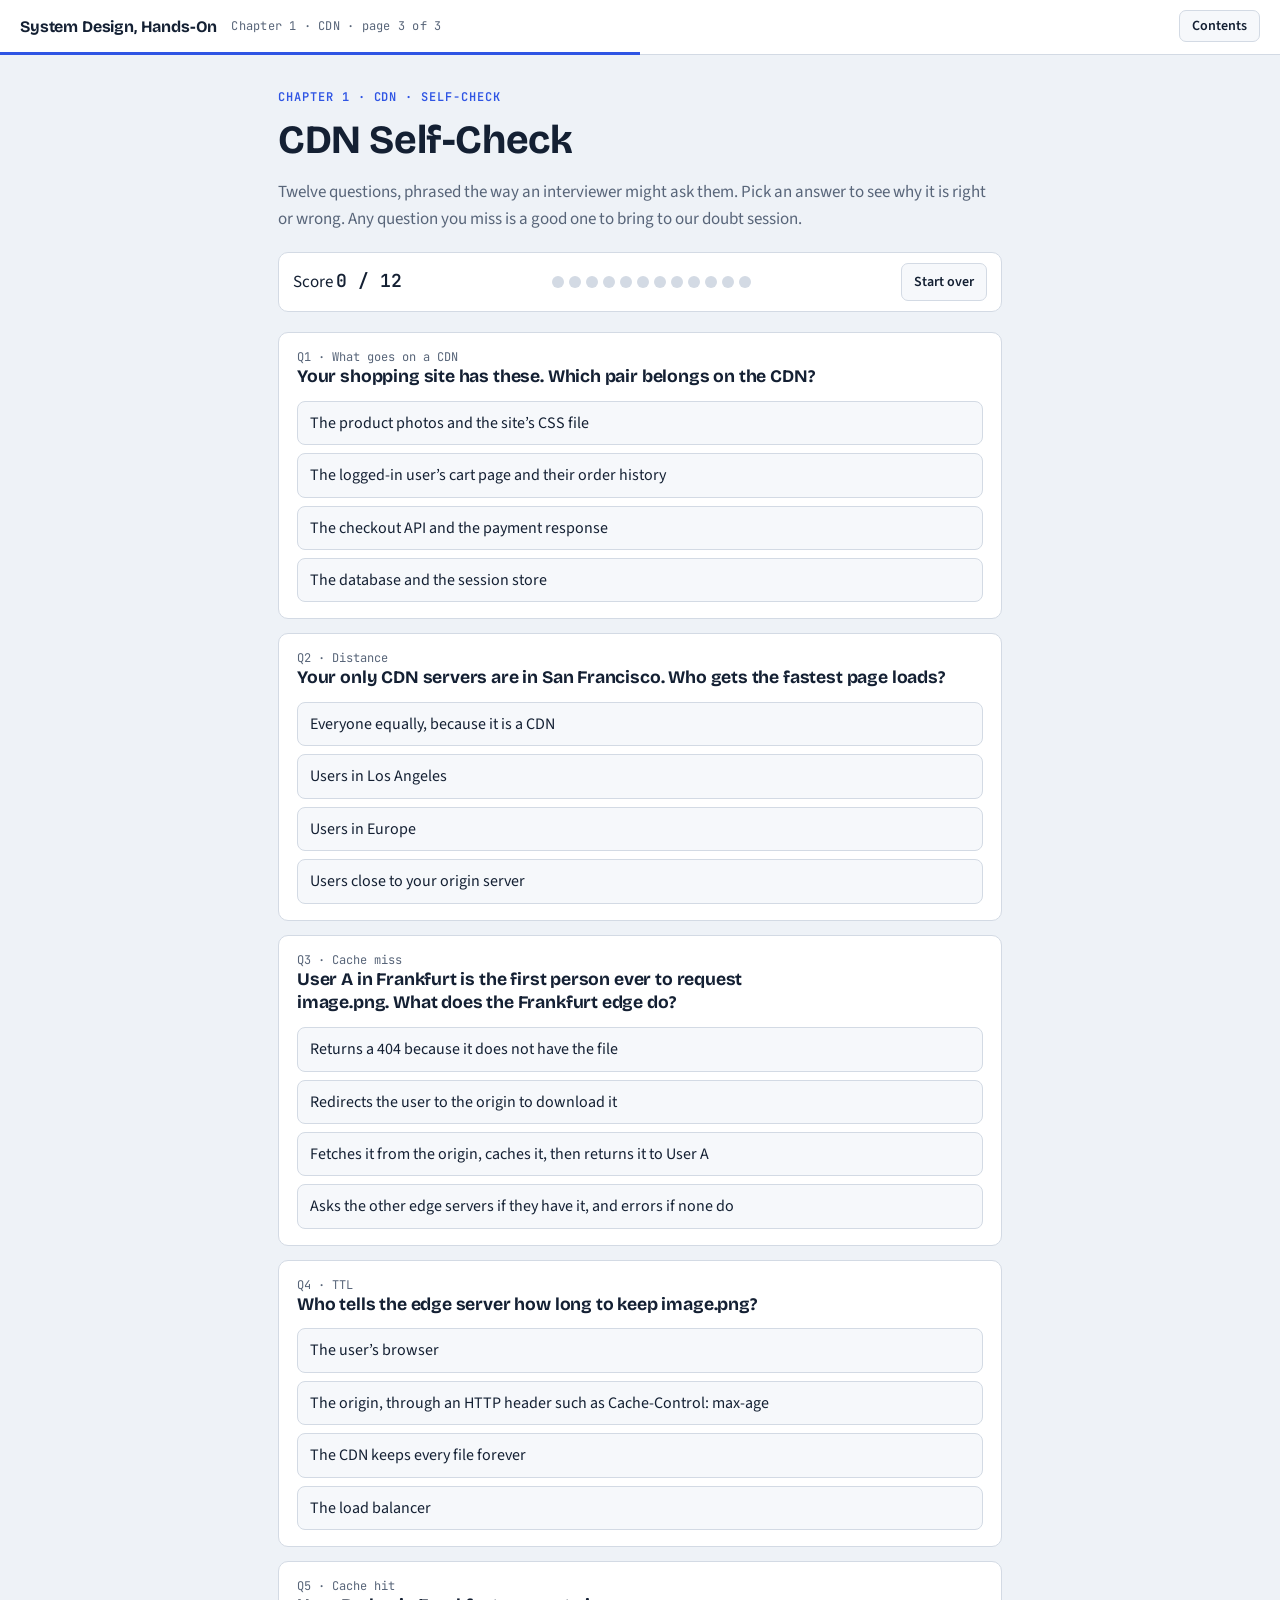
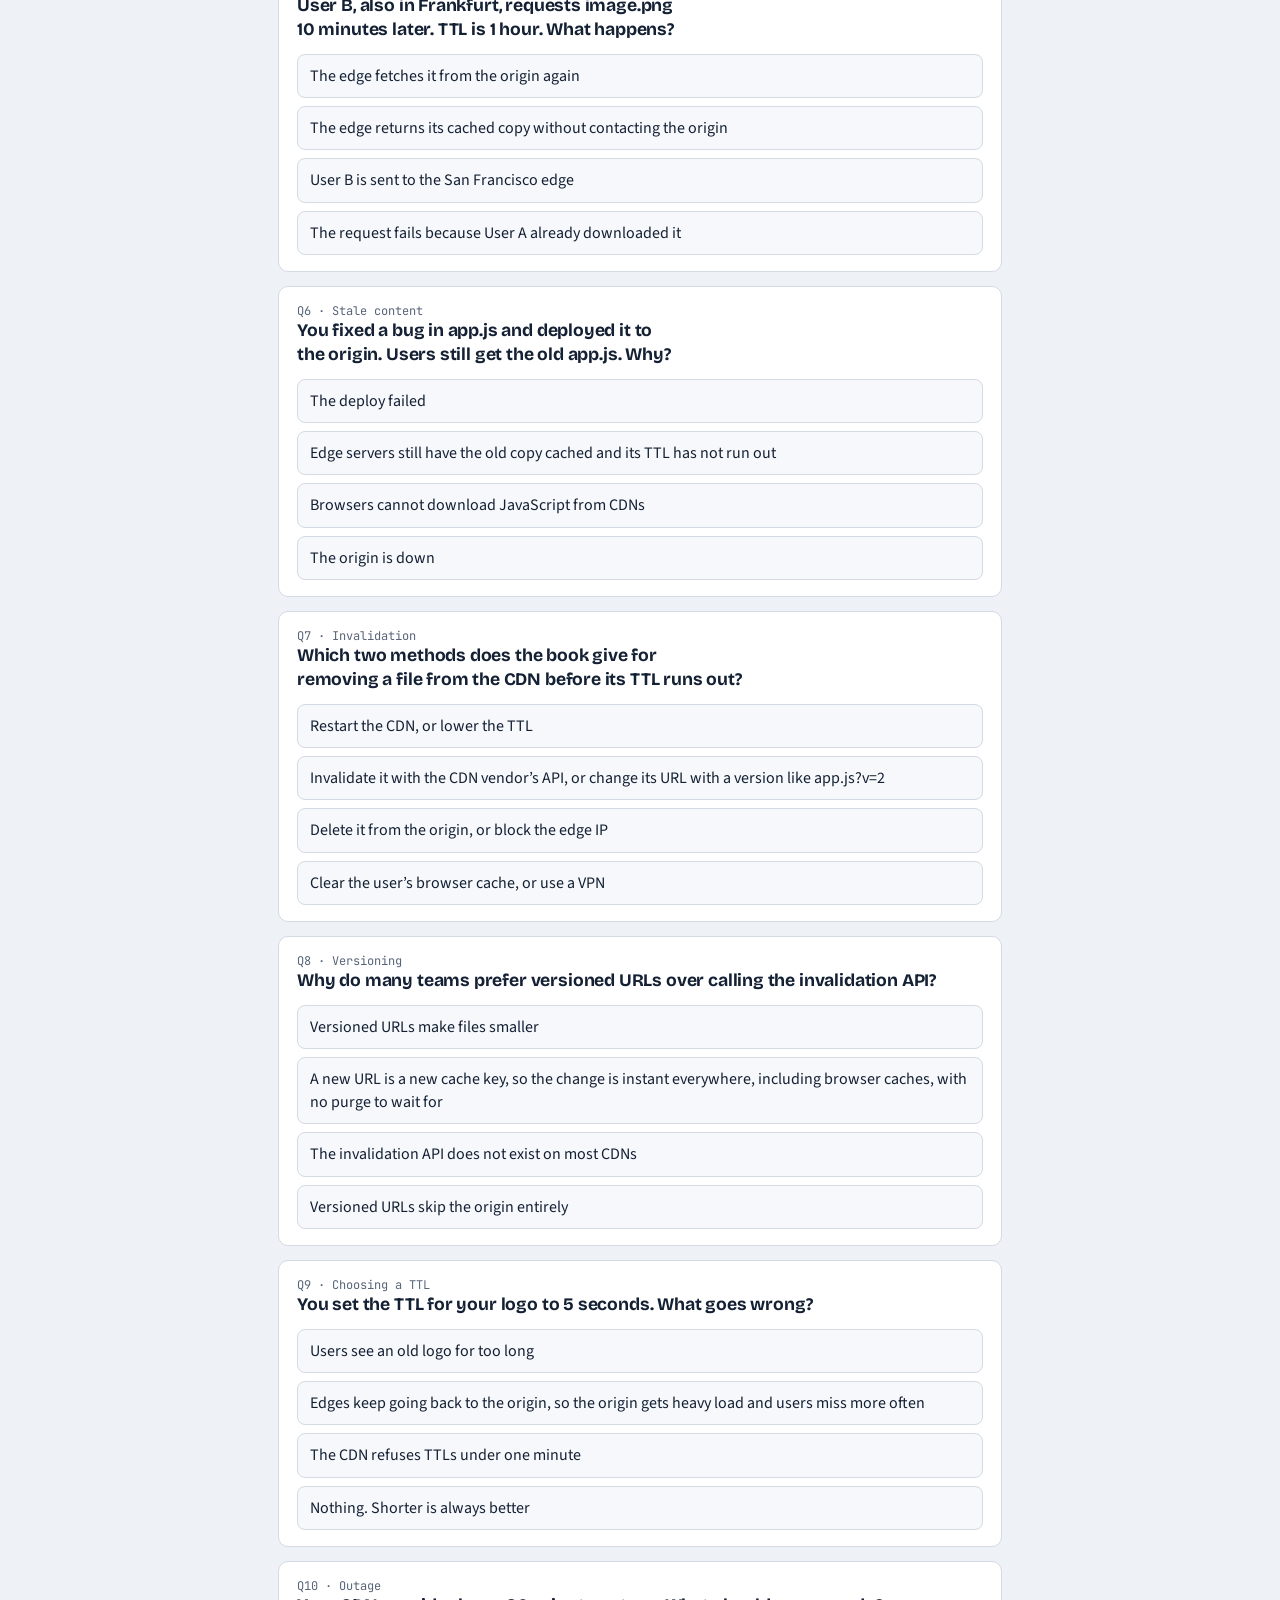
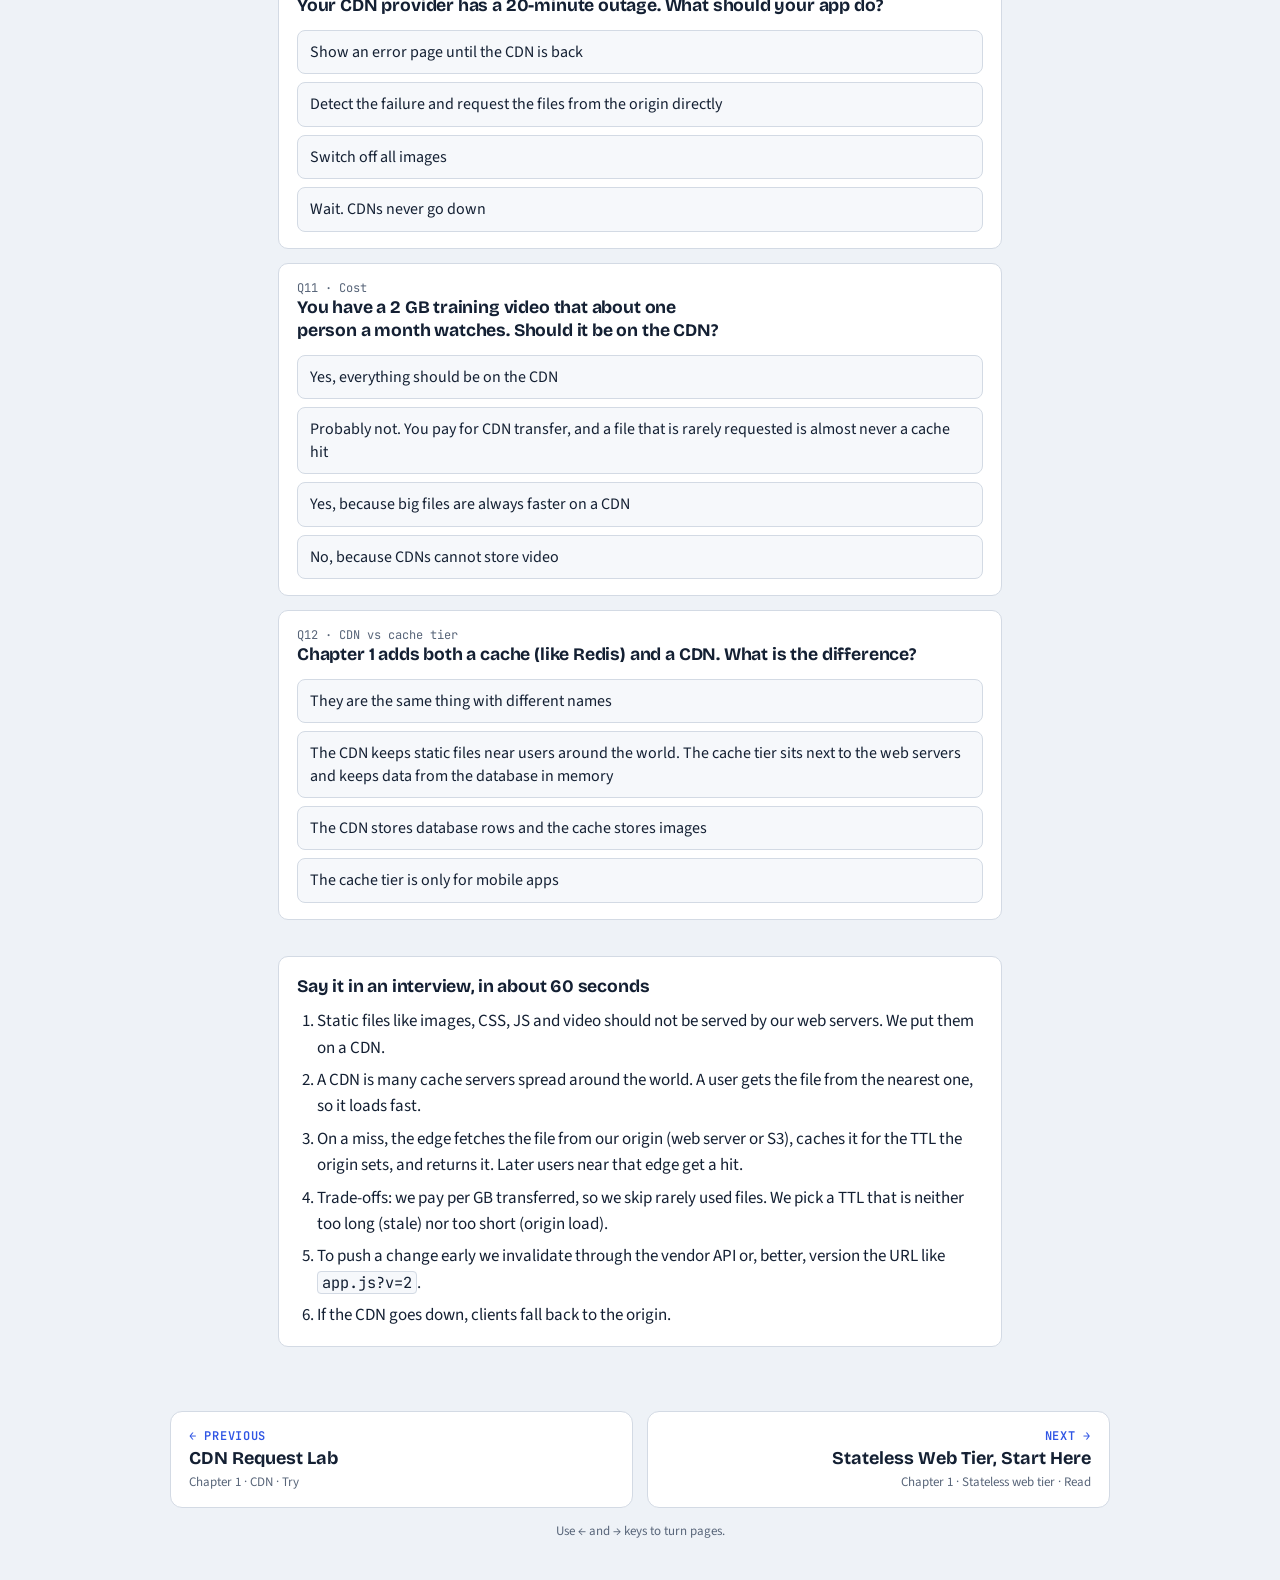
<file: frontend/ch01/cdn/3-self-check.html>
<!doctype html>
<html lang="en">
<head>
<meta charset="utf-8">
<meta name="viewport" content="width=device-width, initial-scale=1, viewport-fit=cover">
<title>CDN Self-Check · System Design, Hands-On</title>
<link rel="icon" href="data:image/svg+xml,%3Csvg xmlns=%27http://www.w3.org/2000/svg%27 viewBox=%270 0 32 32%27%3E%3Crect width=%2732%27 height=%2732%27 rx=%277%27 fill=%27%232f55e4%27/%3E%3Cpath d=%27M9 9h14M9 16h14M9 23h9%27 stroke=%27white%27 stroke-width=%273%27 stroke-linecap=%27round%27/%3E%3C/svg%3E">
<link rel="stylesheet" href="../../assets/book.css">
<link rel="preconnect" href="https://fonts.googleapis.com">
<link rel="stylesheet" href="https://fonts.googleapis.com/css2?family=Bricolage+Grotesque:opsz,wght@12..96,500;12..96,700&family=Source+Sans+3:wght@400;600&family=JetBrains+Mono:wght@400;600&display=swap">
<style>
/* Layout: single reading column; a sticky score strip, then one card per interview-style question. */
:root {
  --bg: #eef2f7; --surface: #ffffff; --surface-2: #f6f8fb; --ink: #142033; --muted: #586579; --line: #d3dae4;
  --accent: #2f55e4; --good: #0b8f6c; --bad: #c62828;
  --display: "Bricolage Grotesque", "Segoe UI", system-ui, sans-serif;
  --body: "Source Sans 3", "Segoe UI", system-ui, sans-serif;
  --mono: "JetBrains Mono", ui-monospace, Menlo, monospace;
}
@media (prefers-color-scheme: dark) { :root:not([data-theme="light"]) {
  --bg: #0c121c; --surface: #141c29; --surface-2: #1a2433; --ink: #e5eaf2; --muted: #95a2b6; --line: #2a374b;
  --accent: #8aa4ff; --good: #3fd0a6; --bad: #ff6b6b; color-scheme: dark } }
:root[data-theme="dark"] {
  --bg: #0c121c; --surface: #141c29; --surface-2: #1a2433; --ink: #e5eaf2; --muted: #95a2b6; --line: #2a374b;
  --accent: #8aa4ff; --good: #3fd0a6; --bad: #ff6b6b; color-scheme: dark }
* { box-sizing: border-box }
body { background: var(--bg); color: var(--ink); font: 17px/1.55 var(--body) }
.wrap { max-width: 760px; margin: 0 auto; padding-inline: 18px; padding-block: 28px 56px }
h1, h2 { font-family: var(--display); text-wrap: balance; margin: 0; letter-spacing: -0.01em }
h1 { font-size: clamp(1.8rem, 5vw, 2.5rem) }
h2 { font-size: 1.1rem; line-height: 1.35 }
.eyebrow { font: 600 12px/1 var(--mono); letter-spacing: .08em; text-transform: uppercase; color: var(--accent) }
.lede { color: var(--muted); margin: 8px 0 0 }
.score { position: sticky; top: env(safe-area-inset-top, 0px); z-index: 2; margin: 20px 0; background: var(--surface); border: 1px solid var(--line); border-radius: 10px; padding: 10px 14px; display: flex; flex-wrap: wrap; gap: 8px 16px; align-items: center; justify-content: space-between }
.score b { font: 600 18px var(--mono); font-variant-numeric: tabular-nums }
.dots { display: flex; gap: 5px; flex-wrap: wrap }
.dots i { width: 12px; height: 12px; border-radius: 50%; background: var(--line) }
.dots i.good { background: var(--good) } .dots i.bad { background: var(--bad) }
.q { background: var(--surface); border: 1px solid var(--line); border-radius: 10px; padding: 16px 18px; margin-top: 14px }
.q .tag { font: 12px var(--mono); color: var(--muted) }
.opts { display: grid; gap: 8px; margin-top: 12px }
.opt { text-align: left; font: 16px/1.4 var(--body); color: var(--ink); background: var(--surface-2); border: 1px solid var(--line); border-radius: 8px; padding: 10px 12px; cursor: pointer }
.opt:hover:not(:disabled) { border-color: var(--accent) }
.opt:focus-visible, button:focus-visible { outline: 2px solid var(--accent); outline-offset: 2px }
.opt:disabled { cursor: default }
.opt.right { border-color: var(--good); box-shadow: inset 4px 0 0 var(--good) }
.opt.wrong { border-color: var(--bad); box-shadow: inset 4px 0 0 var(--bad) }
.why { margin-top: 12px; padding-top: 12px; border-top: 1px dashed var(--line); color: var(--ink) }
.why strong { font-family: var(--display) }
.why .ref { display: block; color: var(--muted); font-size: 14px; margin-top: 6px }
button.reset { font: 600 14px var(--body); color: var(--ink); background: var(--surface-2); border: 1px solid var(--line); border-radius: 7px; padding: 8px 12px; cursor: pointer }
.pitch { margin-top: 36px; background: var(--surface); border: 1px solid var(--line); border-radius: 10px; padding: 18px }
.pitch ol { padding-left: 1.2em; margin: 10px 0 0; display: grid; gap: 6px }
code { font: 0.9em var(--mono); background: var(--surface-2); border: 1px solid var(--line); border-radius: 4px; padding: 0 4px }
</style>
</head>
<body data-page="ch01/cdn/3-self-check">
<div class="bk-bar">
  <a class="bk-home" href="../../index.html">System Design, Hands-On</a>
  <span class="bk-crumb">Chapter 1 · CDN · page 3 of 3</span>
  <button class="bk-toc-btn" type="button" aria-expanded="false" aria-controls="bk-drawer">Contents</button>
  <div class="bk-progress" aria-hidden="true"><i style="width:50.0%"></i></div>
</div>
<div class="bk-drawer" id="bk-drawer" hidden>
  <div class="bk-drawer-inner">
    <div class="bk-drawer-head"><b>Contents</b><button class="bk-close" type="button">Close</button></div>
    <a class="bk-drawer-home" href="../../index.html">All chapters</a>
    <p class="bk-toc-ch">Chapter 1 · Scale From Zero To Millions Of Users</p>
<p class="bk-toc-tp">CDN</p><ol class="bk-toc-list">
<li><a href="1-start-here.html" data-page="ch01/cdn/1-start-here"><span class="bk-kind">Read</span>CDN, Start Here</a></li>
<li><a href="2-request-lab.html" data-page="ch01/cdn/2-request-lab"><span class="bk-kind">Try</span>CDN Request Lab</a></li>
<li><a href="3-self-check.html" aria-current="page" data-page="ch01/cdn/3-self-check"><span class="bk-kind">Test</span>CDN Self-Check</a></li>
</ol>
<p class="bk-toc-tp">Stateless web tier</p><ol class="bk-toc-list">
<li><a href="../stateless-web-tier/1-start-here.html" data-page="ch01/stateless-web-tier/1-start-here"><span class="bk-kind">Read</span>Stateless Web Tier, Start Here</a></li>
<li><a href="../stateless-web-tier/2-session-routing-lab.html" data-page="ch01/stateless-web-tier/2-session-routing-lab"><span class="bk-kind">Try</span>Session Routing Lab</a></li>
<li><a href="../stateless-web-tier/3-self-check.html" data-page="ch01/stateless-web-tier/3-self-check"><span class="bk-kind">Test</span>Stateless Tier Self-Check</a></li>
</ol>
  </div>
</div>
<main class="bk-page">
<div class="wrap">
  <span class="eyebrow">Chapter 1 · CDN · Self-check</span>
  <h1>CDN Self-Check</h1>
  <p class="lede">Twelve questions, phrased the way an interviewer might ask them. Pick an answer to see why it is right or wrong. Any question you miss is a good one to bring to our doubt session.</p>

  <div class="score">
    <span>Score <b id="score">0 / 12</b></span>
    <span class="dots" id="dots"></span>
    <button class="reset" id="reset">Start over</button>
  </div>

  <div id="quiz"></div>

  <section class="pitch">
    <h2>Say it in an interview, in about 60 seconds</h2>
    <ol>
      <li>Static files like images, CSS, JS and video should not be served by our web servers. We put them on a CDN.</li>
      <li>A CDN is many cache servers spread around the world. A user gets the file from the nearest one, so it loads fast.</li>
      <li>On a miss, the edge fetches the file from our origin (web server or S3), caches it for the TTL the origin sets, and returns it. Later users near that edge get a hit.</li>
      <li>Trade-offs: we pay per GB transferred, so we skip rarely used files. We pick a TTL that is neither too long (stale) nor too short (origin load).</li>
      <li>To push a change early we invalidate through the vendor API or, better, version the URL like <code>app.js?v=2</code>.</li>
      <li>If the CDN goes down, clients fall back to the origin.</li>
    </ol>
  </section>
</div>

<script>
(() => {
  const Q = [
    { tag: 'What goes on a CDN', q: 'Your shopping site has these. Which pair belongs on the CDN?',
      opts: ['The product photos and the site’s CSS file', 'The logged-in user’s cart page and their order history', 'The checkout API and the payment response', 'The database and the session store'],
      a: 0, why: 'The book scopes CDNs to static content: images, videos, CSS, JavaScript. Those are the same for every user. A cart page is different for each user, so it is dynamic and the book leaves dynamic caching out of scope.', ref: 'Book: "CDN servers cache static content like images, videos, CSS, JavaScript files."' },
    { tag: 'Distance', q: 'Your only CDN servers are in San Francisco. Who gets the fastest page loads?',
      opts: ['Everyone equally, because it is a CDN', 'Users in Los Angeles', 'Users in Europe', 'Users close to your origin server'],
      a: 1, why: 'A CDN only helps if an edge server is near the user. Los Angeles is close to San Francisco. Europe is far away, so Europeans still wait for a long round trip.', ref: 'Book: "if CDN servers are in San Francisco, users in Los Angeles will get content faster than users in Europe."' },
    { tag: 'Cache miss', q: 'User A in Frankfurt is the first person ever to request image.png. What does the Frankfurt edge do?',
      opts: ['Returns a 404 because it does not have the file', 'Redirects the user to the origin to download it', 'Fetches it from the origin, caches it, then returns it to User A', 'Asks the other edge servers if they have it, and errors if none do'],
      a: 2, why: 'This is steps 2 to 4 of the book’s workflow. The edge pulls the file from the origin itself, stores it, and serves it. The user never talks to the origin.', ref: 'Book Figure 1-10, steps 1–4.' },
    { tag: 'TTL', q: 'Who tells the edge server how long to keep image.png?',
      opts: ['The user’s browser', 'The origin, through an HTTP header such as Cache-Control: max-age', 'The CDN keeps every file forever', 'The load balancer'],
      a: 1, why: 'The origin sends a Time-to-Live with the file. The edge keeps the copy until the TTL runs out.', ref: 'Book step 3: "The origin returns image.png ... which includes optional HTTP header Time-to-Live (TTL)."' },
    { tag: 'Cache hit', q: 'User B, also in Frankfurt, requests image.png 10 minutes later. TTL is 1 hour. What happens?',
      opts: ['The edge fetches it from the origin again', 'The edge returns its cached copy without contacting the origin', 'User B is sent to the San Francisco edge', 'The request fails because User A already downloaded it'],
      a: 1, why: 'The copy is still within its TTL, so it is a cache hit. No trip to the origin. This is why the second user is so much faster.', ref: 'Book steps 5–6.' },
    { tag: 'Stale content', q: 'You fixed a bug in app.js and deployed it to the origin. Users still get the old app.js. Why?',
      opts: ['The deploy failed', 'Edge servers still have the old copy cached and its TTL has not run out', 'Browsers cannot download JavaScript from CDNs', 'The origin is down'],
      a: 1, why: 'The edge has no idea the origin changed. It keeps serving its copy until the TTL expires. Try mission 5 in the lab to watch this happen.', ref: 'Book: "If it is too long, the content might no longer be fresh."' },
    { tag: 'Invalidation', q: 'Which two methods does the book give for removing a file from the CDN before its TTL runs out?',
      opts: ['Restart the CDN, or lower the TTL', 'Invalidate it with the CDN vendor’s API, or change its URL with a version like app.js?v=2', 'Delete it from the origin, or block the edge IP', 'Clear the user’s browser cache, or use a VPN'],
      a: 1, why: 'Invalidation tells the vendor to drop the cached object. Versioning sidesteps the old copy: app.js?v=2 is a different URL, so the edge treats it as a brand-new file and fetches it fresh.', ref: 'Book: "Invalidating files" under Considerations.' },
    { tag: 'Versioning', q: 'Why do many teams prefer versioned URLs over calling the invalidation API?',
      opts: ['Versioned URLs make files smaller', 'A new URL is a new cache key, so the change is instant everywhere, including browser caches, with no purge to wait for', 'The invalidation API does not exist on most CDNs', 'Versioned URLs skip the origin entirely'],
      a: 1, why: 'Purges take time to reach every edge, and they do not clear copies already in users’ browsers. A new URL is never in any cache, so everyone gets the new file on their next page load. The old copy expires harmlessly.', ref: 'Beyond the book, but a common follow-up question.' },
    { tag: 'Choosing a TTL', q: 'You set the TTL for your logo to 5 seconds. What goes wrong?',
      opts: ['Users see an old logo for too long', 'Edges keep going back to the origin, so the origin gets heavy load and users miss more often', 'The CDN refuses TTLs under one minute', 'Nothing. Shorter is always better'],
      a: 1, why: 'Too short a TTL means copies expire almost at once, so most requests become misses. You lose most of the CDN’s benefit. Too long means stale content. Pick based on how often the file changes.', ref: 'Book: "If it is too short, it can cause repeat reloading of content from origin servers to the CDN."' },
    { tag: 'Outage', q: 'Your CDN provider has a 20-minute outage. What should your app do?',
      opts: ['Show an error page until the CDN is back', 'Detect the failure and request the files from the origin directly', 'Switch off all images', 'Wait. CDNs never go down'],
      a: 1, why: 'The client should notice the CDN is not responding and fall back to the origin. It will be slower, and the origin takes more load, but the site keeps working.', ref: 'Book: "CDN fallback" under Considerations.' },
    { tag: 'Cost', q: 'You have a 2 GB training video that about one person a month watches. Should it be on the CDN?',
      opts: ['Yes, everything should be on the CDN', 'Probably not. You pay for CDN transfer, and a file that is rarely requested is almost never a cache hit', 'Yes, because big files are always faster on a CDN', 'No, because CDNs cannot store video'],
      a: 1, why: 'CDNs charge for data moving in and out. A rarely used file will usually have expired before the next viewer arrives, so you pay without getting hits.', ref: 'Book: "Caching infrequently used assets provides no significant benefits."' },
    { tag: 'CDN vs cache tier', q: 'Chapter 1 adds both a cache (like Redis) and a CDN. What is the difference?',
      opts: ['They are the same thing with different names', 'The CDN keeps static files near users around the world. The cache tier sits next to the web servers and keeps data from the database in memory', 'The CDN stores database rows and the cache stores images', 'The cache tier is only for mobile apps'],
      a: 1, why: 'Both are caches, but they cache different things in different places. The CDN takes static-file traffic off the web servers. The cache tier takes read traffic off the database.', ref: 'Book Figure 1-11: "Static assets ... are fetched from the CDN" and "The database load is lightened by caching data."' },
  ];

  const quiz = document.getElementById('quiz'), dots = document.getElementById('dots'), score = document.getElementById('score');
  let results = [];
  function render() {
    results = Q.map(() => null);
    quiz.innerHTML = Q.map((x, i) => `<article class="q" id="q${i}">
      <div class="tag">Q${i + 1} · ${x.tag}</div><h2>${x.q}</h2>
      <div class="opts">${x.opts.map((o, j) => `<button class="opt" data-q="${i}" data-o="${j}">${o}</button>`).join('')}</div>
      <div class="why" hidden><strong></strong> ${x.why}<span class="ref">${x.ref}</span></div></article>`).join('');
    update();
  }
  function update() {
    dots.innerHTML = results.map(r => `<i class="${r === true ? 'good' : r === false ? 'bad' : ''}"></i>`).join('');
    score.textContent = `${results.filter(r => r === true).length} / ${Q.length}`;
  }
  quiz.addEventListener('click', e => {
    const b = e.target.closest('.opt'); if (!b) return;
    const i = +b.dataset.q, j = +b.dataset.o, card = document.getElementById('q' + i);
    if (results[i] !== null) return;
    results[i] = j === Q[i].a;
    card.querySelectorAll('.opt').forEach((o, k) => { o.disabled = true; if (k === Q[i].a) o.classList.add('right'); else if (k === j) o.classList.add('wrong'); });
    const why = card.querySelector('.why'); why.hidden = false;
    why.querySelector('strong').textContent = results[i] ? 'Correct.' : 'Not quite.';
    update();
  });
  document.getElementById('reset').addEventListener('click', render);
  render();
})();
</script>
</main>
<div class="bk-nav">
  <a class="bk-nav-card prev" href="2-request-lab.html" data-nav="prev"><span class="bk-nav-label">← Previous</span><span class="bk-nav-title">CDN Request Lab</span><span class="bk-nav-meta">Chapter 1 · CDN · Try</span></a>
  <a class="bk-nav-card next" href="../stateless-web-tier/1-start-here.html" data-nav="next"><span class="bk-nav-label">Next →</span><span class="bk-nav-title">Stateless Web Tier, Start Here</span><span class="bk-nav-meta">Chapter 1 · Stateless web tier · Read</span></a>
</div>
<p class="bk-foot">Use ← and → keys to turn pages.</p>
<script src="../../assets/book.js"></script>

</body>
</html>
</file>
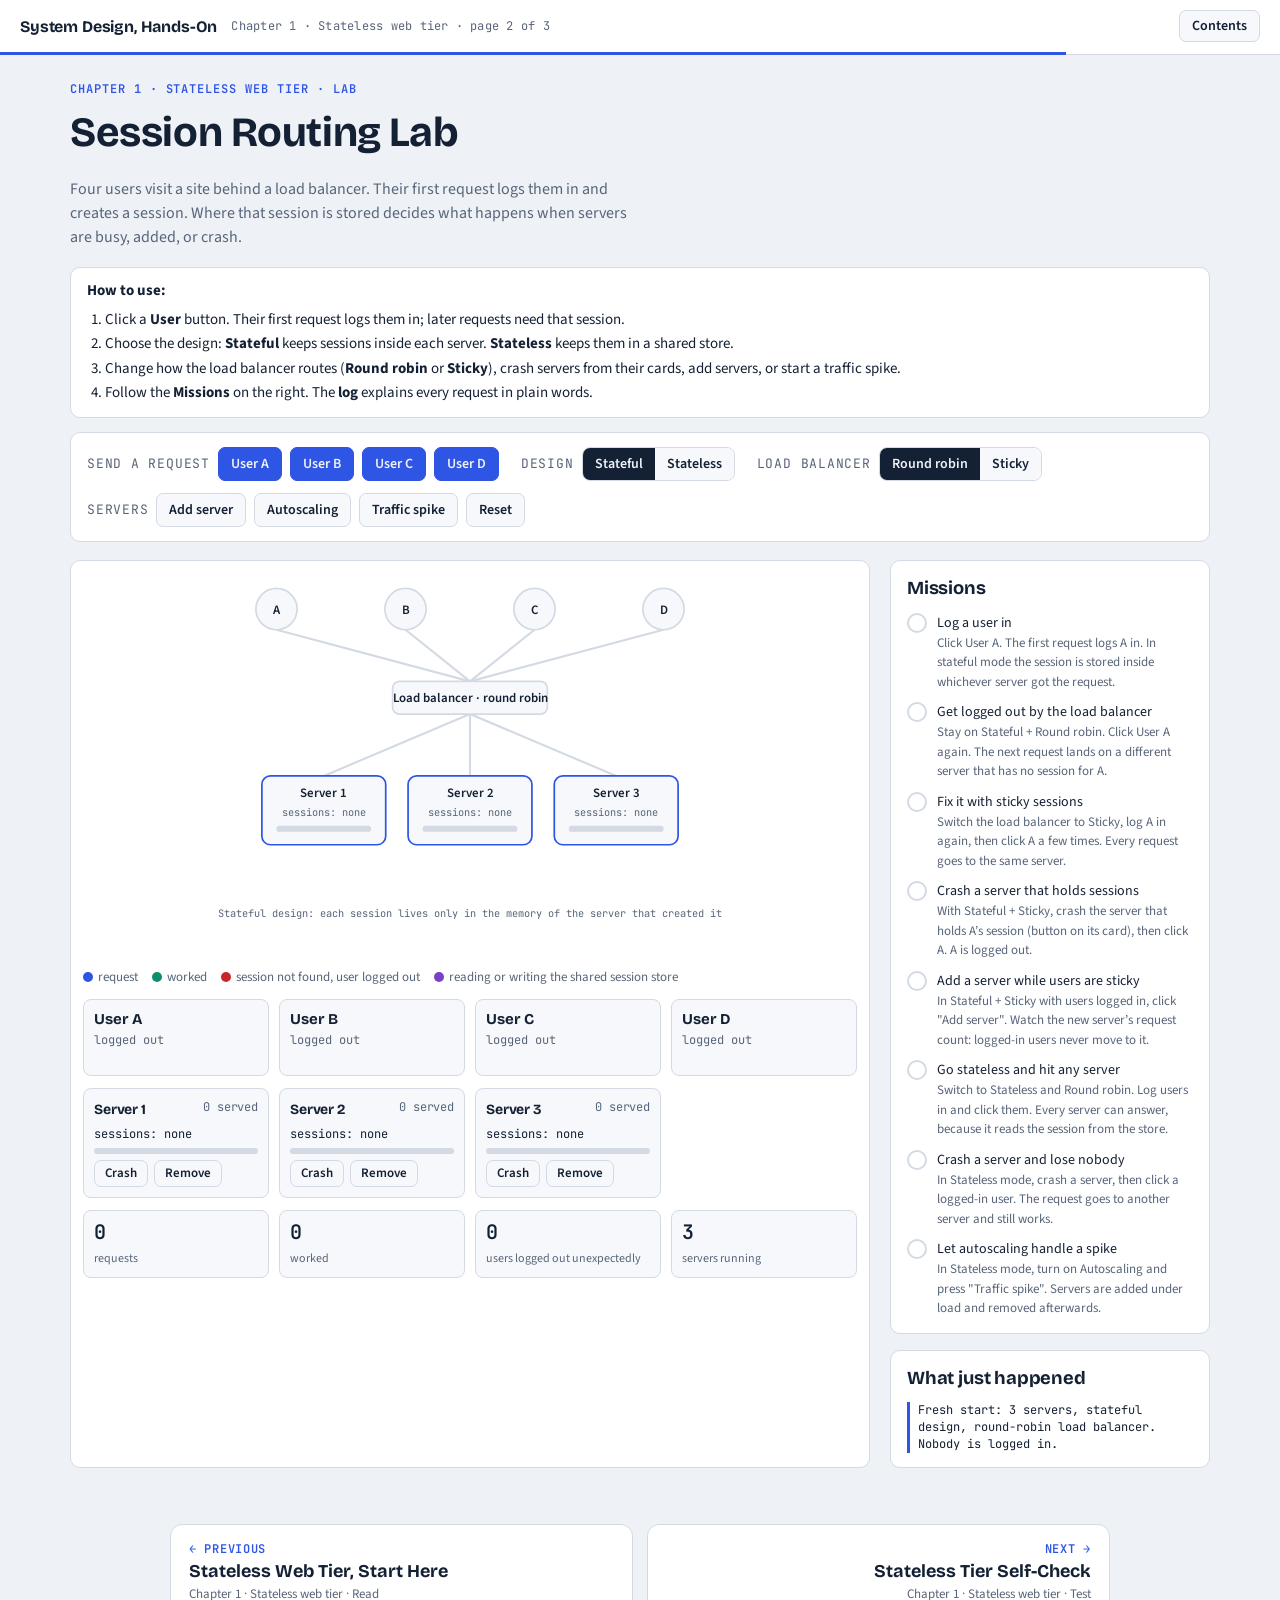
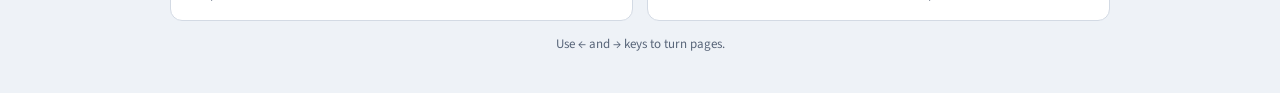
<file: frontend/ch01/stateless-web-tier/2-session-routing-lab.html>
<!doctype html>
<html lang="en">
<head>
<meta charset="utf-8">
<meta name="viewport" content="width=device-width, initial-scale=1, viewport-fit=cover">
<title>Session Routing Lab · System Design, Hands-On</title>
<link rel="icon" href="data:image/svg+xml,%3Csvg xmlns=%27http://www.w3.org/2000/svg%27 viewBox=%270 0 32 32%27%3E%3Crect width=%2732%27 height=%2732%27 rx=%277%27 fill=%27%232f55e4%27/%3E%3Cpath d=%27M9 9h14M9 16h14M9 23h9%27 stroke=%27white%27 stroke-width=%273%27 stroke-linecap=%27round%27/%3E%3C/svg%3E">
<link rel="stylesheet" href="../../assets/book.css">
<link rel="preconnect" href="https://fonts.googleapis.com">
<link rel="stylesheet" href="https://fonts.googleapis.com/css2?family=Bricolage+Grotesque:opsz,wght@12..96,500;12..96,700&family=Source+Sans+3:wght@400;600&family=JetBrains+Mono:wght@400;600&display=swap">
<style>
/* Layout: control strip, then the network stage (users → load balancer → servers → session store) with server cards below; missions + log in a side column. */
:root {
  --bg: #eef2f7; --surface: #ffffff; --surface-2: #f6f8fb; --ink: #142033; --muted: #586579; --line: #d3dae4;
  --accent: #2f55e4; --ok: #0b8f6c; --fail: #c62828; --store: #7a3fc4; --warn: #c27800;
  --display: "Bricolage Grotesque", "Segoe UI", system-ui, sans-serif;
  --body: "Source Sans 3", "Segoe UI", system-ui, sans-serif;
  --mono: "JetBrains Mono", ui-monospace, Menlo, monospace;
}
@media (prefers-color-scheme: dark) { :root:not([data-theme="light"]) {
  --bg: #0c121c; --surface: #141c29; --surface-2: #1a2433; --ink: #e5eaf2; --muted: #95a2b6; --line: #2a374b;
  --accent: #8aa4ff; --ok: #3fd0a6; --fail: #ff6b6b; --store: #b993ff; --warn: #f2b443; color-scheme: dark } }
:root[data-theme="dark"] {
  --bg: #0c121c; --surface: #141c29; --surface-2: #1a2433; --ink: #e5eaf2; --muted: #95a2b6; --line: #2a374b;
  --accent: #8aa4ff; --ok: #3fd0a6; --fail: #ff6b6b; --store: #b993ff; --warn: #f2b443; color-scheme: dark }
* { box-sizing: border-box }
body { background: var(--bg); color: var(--ink); font: 16px/1.5 var(--body) }
.wrap { max-width: 1180px; margin: 0 auto; padding-inline: 20px; padding-block: 28px 48px }
h1, h2, h3 { font-family: var(--display); text-wrap: balance; margin: 0; letter-spacing: -0.01em }
h1 { font-size: clamp(1.8rem, 4vw, 2.6rem) }
h2 { font-size: 1.15rem }
.lede { color: var(--muted); max-width: 70ch; margin: 8px 0 0 }
.eyebrow { font: 600 12px/1 var(--mono); letter-spacing: .08em; text-transform: uppercase; color: var(--accent) }
header { display: grid; gap: 6px; margin-bottom: 18px }
.howto { background: var(--surface); border: 1px solid var(--line); border-radius: 10px; padding: 12px 16px; margin-bottom: 14px; font-size: 15px }
.howto ol { margin: 6px 0 0; padding-left: 1.2em; display: grid; gap: 2px }

.controls { display: flex; flex-wrap: wrap; gap: 12px 22px; align-items: center; background: var(--surface); border: 1px solid var(--line); border-radius: 10px; padding: 14px 16px }
.group { display: flex; flex-wrap: wrap; gap: 8px; align-items: center }
.group > .label { font-size: 13px; color: var(--muted); font-family: var(--mono); text-transform: uppercase; letter-spacing: .06em }
button { font: 600 14px/1 var(--body); color: var(--ink); background: var(--surface-2); border: 1px solid var(--line); border-radius: 7px; padding: 9px 12px; cursor: pointer }
button:hover:not(:disabled) { border-color: var(--accent) }
button:focus-visible { outline: 2px solid var(--accent); outline-offset: 2px }
button:disabled { opacity: .45; cursor: default }
button.primary { background: var(--accent); color: var(--bg); border-color: var(--accent) }
button[aria-pressed="true"] { background: var(--ink); color: var(--bg); border-color: var(--ink) }
.seg { display: inline-flex; border: 1px solid var(--line); border-radius: 8px; overflow: hidden }
.seg button { border: 0; border-radius: 0 }

.layout { display: grid; grid-template-columns: minmax(0, 1fr) 320px; gap: 20px; margin-top: 18px }
@media (max-width: 900px) { .layout { grid-template-columns: minmax(0, 1fr) } }
.stage { background: var(--surface); border: 1px solid var(--line); border-radius: 10px; padding: 12px; min-width: 0 }
.stage svg { width: 100%; height: auto; display: block }
.node { fill: var(--surface-2); stroke: var(--line); stroke-width: 2 }
.node.server { stroke: var(--accent) }
.node.dead { stroke: var(--fail); stroke-dasharray: 6 5; opacity: .6 }
.node.store { stroke: var(--store) }
.node.flash-ok { stroke: var(--ok); stroke-width: 4 }
.node.flash-fail { stroke: var(--fail); stroke-width: 4 }
.svg-text { fill: var(--ink); font: 600 15px var(--body) }
.svg-sub { fill: var(--muted); font: 12px var(--mono) }
.wire { stroke: var(--line); stroke-width: 2.5; fill: none }

.cards { display: grid; grid-template-columns: repeat(auto-fill, minmax(170px, 1fr)); gap: 10px; margin-top: 12px }
.scard { background: var(--surface-2); border: 1px solid var(--line); border-radius: 8px; padding: 10px; display: grid; gap: 6px; min-width: 0 }
.scard.dead { border-style: dashed; border-color: var(--fail) }
.scard h3 { font-size: 14px; display: flex; justify-content: space-between; gap: 6px }
.scard h3 span { font: 12px var(--mono); color: var(--muted) }
.scard .sess { font: 12px var(--mono) }
.bar { height: 6px; background: var(--line); border-radius: 3px; overflow: hidden }
.bar i { display: block; height: 100%; background: var(--accent); transition: width .3s }
.scard button { padding: 6px 10px; font-size: 13px; justify-self: start }

.users { display: grid; grid-template-columns: repeat(4, minmax(0, 1fr)); gap: 10px; margin-top: 12px }
@media (max-width: 640px) { .users { grid-template-columns: repeat(2, minmax(0, 1fr)) } }
.ucard { background: var(--surface-2); border: 1px solid var(--line); border-radius: 8px; padding: 8px 10px; font-size: 13px }
.ucard b { font-family: var(--display); font-size: 15px }
.ucard .st { font-family: var(--mono); font-size: 12px }
.ucard .in { color: var(--ok) } .ucard .out { color: var(--muted) }

.stats { display: grid; grid-template-columns: repeat(4, minmax(0, 1fr)); gap: 10px; margin-top: 12px }
@media (max-width: 640px) { .stats { grid-template-columns: repeat(2, minmax(0, 1fr)) } }
.stat { background: var(--surface-2); border: 1px solid var(--line); border-radius: 8px; padding: 8px 10px }
.stat b { display: block; font: 600 20px var(--mono); font-variant-numeric: tabular-nums }
.stat span { font-size: 12px; color: var(--muted) }

aside { display: grid; gap: 16px; align-content: start; min-width: 0 }
.panel { background: var(--surface); border: 1px solid var(--line); border-radius: 10px; padding: 14px 16px; min-width: 0 }
.missions { list-style: none; padding: 0; margin: 10px 0 0; display: grid; gap: 10px }
.mission { display: grid; grid-template-columns: 22px minmax(0, 1fr); gap: 8px; font-size: 14px }
.mission .tick { width: 20px; height: 20px; border-radius: 50%; border: 2px solid var(--line); display: grid; place-items: center; font: 700 12px var(--mono); color: var(--bg) }
.mission.done .tick { background: var(--ok); border-color: var(--ok) }
.mission.done .mtitle { text-decoration: line-through; text-decoration-color: var(--muted) }
.mission .mhint { color: var(--muted); font-size: 13px }
.log { list-style: none; padding: 0; margin: 10px 0 0; max-height: 320px; overflow-y: auto; display: grid; gap: 4px; font: 12px/1.4 var(--mono) }
.log li { border-left: 3px solid var(--line); padding-left: 8px }
.log .ok { border-color: var(--ok) } .log .fail { border-color: var(--fail) } .log .info { border-color: var(--accent) } .log .store { border-color: var(--store) }
.legend { display: flex; flex-wrap: wrap; gap: 6px 14px; font-size: 13px; color: var(--muted); margin-top: 8px }
.legend i { display: inline-block; width: 10px; height: 10px; border-radius: 50%; margin-right: 5px; vertical-align: -1px }
</style>
</head>
<body data-page="ch01/stateless-web-tier/2-session-routing-lab">
<div class="bk-bar">
  <a class="bk-home" href="../../index.html">System Design, Hands-On</a>
  <span class="bk-crumb">Chapter 1 · Stateless web tier · page 2 of 3</span>
  <button class="bk-toc-btn" type="button" aria-expanded="false" aria-controls="bk-drawer">Contents</button>
  <div class="bk-progress" aria-hidden="true"><i style="width:83.3%"></i></div>
</div>
<div class="bk-drawer" id="bk-drawer" hidden>
  <div class="bk-drawer-inner">
    <div class="bk-drawer-head"><b>Contents</b><button class="bk-close" type="button">Close</button></div>
    <a class="bk-drawer-home" href="../../index.html">All chapters</a>
    <p class="bk-toc-ch">Chapter 1 · Scale From Zero To Millions Of Users</p>
<p class="bk-toc-tp">CDN</p><ol class="bk-toc-list">
<li><a href="../cdn/1-start-here.html" data-page="ch01/cdn/1-start-here"><span class="bk-kind">Read</span>CDN, Start Here</a></li>
<li><a href="../cdn/2-request-lab.html" data-page="ch01/cdn/2-request-lab"><span class="bk-kind">Try</span>CDN Request Lab</a></li>
<li><a href="../cdn/3-self-check.html" data-page="ch01/cdn/3-self-check"><span class="bk-kind">Test</span>CDN Self-Check</a></li>
</ol>
<p class="bk-toc-tp">Stateless web tier</p><ol class="bk-toc-list">
<li><a href="1-start-here.html" data-page="ch01/stateless-web-tier/1-start-here"><span class="bk-kind">Read</span>Stateless Web Tier, Start Here</a></li>
<li><a href="2-session-routing-lab.html" aria-current="page" data-page="ch01/stateless-web-tier/2-session-routing-lab"><span class="bk-kind">Try</span>Session Routing Lab</a></li>
<li><a href="3-self-check.html" data-page="ch01/stateless-web-tier/3-self-check"><span class="bk-kind">Test</span>Stateless Tier Self-Check</a></li>
</ol>
  </div>
</div>
<main class="bk-page">
<div class="wrap">
  <header>
    <span class="eyebrow">Chapter 1 · Stateless web tier · Lab</span>
    <h1>Session Routing Lab</h1>
    <p class="lede">Four users visit a site behind a load balancer. Their first request logs them in and creates a session. Where that session is stored decides what happens when servers are busy, added, or crash.</p>
  </header>

  <div class="howto">
    <b>How to use:</b>
    <ol>
      <li>Click a <b>User</b> button. Their first request logs them in; later requests need that session.</li>
      <li>Choose the design: <b>Stateful</b> keeps sessions inside each server. <b>Stateless</b> keeps them in a shared store.</li>
      <li>Change how the load balancer routes (<b>Round robin</b> or <b>Sticky</b>), crash servers from their cards, add servers, or start a traffic spike.</li>
      <li>Follow the <b>Missions</b> on the right. The <b>log</b> explains every request in plain words.</li>
    </ol>
  </div>

  <div class="controls">
    <div class="group">
      <span class="label">Send a request</span>
      <button class="primary" data-user="A">User A</button>
      <button class="primary" data-user="B">User B</button>
      <button class="primary" data-user="C">User C</button>
      <button class="primary" data-user="D">User D</button>
    </div>
    <div class="group">
      <span class="label">Design</span>
      <div class="seg" role="group" aria-label="Design">
        <button id="mStateful" aria-pressed="true">Stateful</button>
        <button id="mStateless" aria-pressed="false">Stateless</button>
      </div>
    </div>
    <div class="group">
      <span class="label">Load balancer</span>
      <div class="seg" role="group" aria-label="Routing">
        <button id="rRR" aria-pressed="true">Round robin</button>
        <button id="rSticky" aria-pressed="false">Sticky</button>
      </div>
    </div>
    <div class="group">
      <span class="label">Servers</span>
      <button id="add">Add server</button>
      <button id="autoscale" aria-pressed="false">Autoscaling</button>
      <button id="spike">Traffic spike</button>
      <button id="reset">Reset</button>
    </div>
  </div>

  <div class="layout">
    <section class="stage" aria-label="Network">
      <svg id="svg" viewBox="0 0 900 450" role="img" aria-label="Users, load balancer, web servers and session store">
        <g id="static"></g><g id="pk"></g>
      </svg>
      <div class="legend">
        <span><i style="background:var(--accent)"></i>request</span>
        <span><i style="background:var(--ok)"></i>worked</span>
        <span><i style="background:var(--fail)"></i>session not found, user logged out</span>
        <span><i style="background:var(--store)"></i>reading or writing the shared session store</span>
      </div>
      <div class="users" id="users"></div>
      <div class="cards" id="cards"></div>
      <div class="stats">
        <div class="stat"><b id="sReq">0</b><span>requests</span></div>
        <div class="stat"><b id="sOk">0</b><span>worked</span></div>
        <div class="stat"><b id="sOut">0</b><span>users logged out unexpectedly</span></div>
        <div class="stat"><b id="sSrv">3</b><span>servers running</span></div>
      </div>
    </section>
    <aside>
      <div class="panel"><h2>Missions</h2><ul class="missions" id="missions"></ul></div>
      <div class="panel"><h2>What just happened</h2><ul class="log" id="log" aria-live="polite"></ul></div>
    </aside>
  </div>
</div>

<script>
(() => {
  const NS = 'http://www.w3.org/2000/svg';
  const $ = s => document.querySelector(s);
  const css = v => getComputedStyle(document.documentElement).getPropertyValue(v).trim();
  const el = (tag, attrs, parent, text) => { const e = document.createElementNS(NS, tag); for (const k in attrs) e.setAttribute(k, attrs[k]); if (text != null) e.textContent = text; parent && parent.appendChild(e); return e; };
  const reduce = matchMedia('(prefers-reduced-motion: reduce)').matches;
  const USERS = ['A', 'B', 'C', 'D'], UX = { A: 225, B: 375, C: 525, D: 675 };
  const MAX_SERVERS = 5, MIN_SERVERS = 2, LOAD_WINDOW = 2000;

  const MISSIONS = [
    { id: 'login', title: 'Log a user in', hint: 'Click User A. The first request logs A in. In stateful mode the session is stored inside whichever server got the request.' },
    { id: 'lost', title: 'Get logged out by the load balancer', hint: 'Stay on Stateful + Round robin. Click User A again. The next request lands on a different server that has no session for A.' },
    { id: 'sticky', title: 'Fix it with sticky sessions', hint: 'Switch the load balancer to Sticky, log A in again, then click A a few times. Every request goes to the same server.' },
    { id: 'crash', title: 'Crash a server that holds sessions', hint: 'With Stateful + Sticky, crash the server that holds A’s session (button on its card), then click A. A is logged out.' },
    { id: 'add', title: 'Add a server while users are sticky', hint: 'In Stateful + Sticky with users logged in, click "Add server". Watch the new server’s request count: logged-in users never move to it.' },
    { id: 'stateless', title: 'Go stateless and hit any server', hint: 'Switch to Stateless and Round robin. Log users in and click them. Every server can answer, because it reads the session from the store.' },
    { id: 'survive', title: 'Crash a server and lose nobody', hint: 'In Stateless mode, crash a server, then click a logged-in user. The request goes to another server and still works.' },
    { id: 'autoscale', title: 'Let autoscaling handle a spike', hint: 'In Stateless mode, turn on Autoscaling and press "Traffic spike". Servers are added under load and removed afterwards.' },
  ];

  let S;
  function reset() {
    clearInterval(S?.spikeTimer);
    S = {
      mode: 'stateful', sticky: false, autoscale: false, rr: 0, nextId: 4,
      servers: [1, 2, 3].map(id => ({ id, alive: true, sessions: new Set(), hits: [], served: 0 })),
      users: Object.fromEntries(USERS.map(u => [u, { loggedIn: false, stickyTo: null }])),
      store: new Set(), stats: { req: 0, ok: 0, out: 0 }, done: S?.done || new Set(), lastScale: 0, spikeUntil: 0,
    };
    ['mStateful', 'rRR'].forEach(id => $('#' + id).setAttribute('aria-pressed', 'true'));
    ['mStateless', 'rSticky', 'autoscale'].forEach(id => $('#' + id).setAttribute('aria-pressed', 'false'));
    $('#pk').innerHTML = ''; $('#log').innerHTML = '';
    log('info', 'Fresh start: 3 servers, stateful design, round-robin load balancer. Nobody is logged in.');
    render();
  }

  const alive = () => S.servers.filter(s => s.alive);
  const sx = i => 450 + (i - (S.servers.length - 1) / 2) * 170;
  const byId = id => S.servers.find(s => s.id === id);
  const load = s => s.hits.filter(t => performance.now() - t < LOAD_WINDOW).length;

  function log(kind, msg) {
    const li = document.createElement('li'); li.className = kind; li.textContent = msg;
    const ul = $('#log'); ul.prepend(li); while (ul.children.length > 70) ul.lastChild.remove();
  }
  function complete(id) {
    if (S.done.has(id)) return;
    S.done.add(id); log('info', `Mission done: ${MISSIONS.find(m => m.id === id).title}`); renderMissions();
  }

  function renderStage() {
    const g = $('#static'); g.innerHTML = '';
    USERS.forEach(u => el('path', { class: 'wire', d: `M${UX[u]} 66 L450 126` }, g));
    S.servers.forEach((s, i) => el('path', { class: 'wire', d: `M450 164 L${sx(i)} 236` }, g));
    if (S.mode === 'stateless') S.servers.forEach((s, i) => el('path', { class: 'wire', d: `M${sx(i)} 316 L450 372`, style: `stroke:${css('--store')};stroke-dasharray:6 5` }, g));
    USERS.forEach(u => {
      const st = S.users[u];
      el('circle', { class: 'node', cx: UX[u], cy: 42, r: 24, style: st.loggedIn ? `stroke:${css('--ok')}` : '' }, g);
      el('text', { class: 'svg-text', x: UX[u], y: 48, 'text-anchor': 'middle' }, g, u);
    });
    el('rect', { class: 'node', x: 360, y: 126, width: 180, height: 38, rx: 8 }, g);
    el('text', { class: 'svg-text', x: 450, y: 150, 'text-anchor': 'middle' }, g, S.sticky ? 'Load balancer · sticky' : 'Load balancer · round robin');
    S.servers.forEach((s, i) => {
      const x = sx(i);
      el('rect', { class: `node server ${s.alive ? '' : 'dead'}`, id: 'n' + s.id, x: x - 72, y: 236, width: 144, height: 80, rx: 10 }, g);
      el('text', { class: 'svg-text', x, y: 260, 'text-anchor': 'middle' }, g, `Server ${s.id}`);
      const txt = !s.alive ? 'crashed' : S.mode === 'stateless' ? 'no sessions' : s.sessions.size ? `sessions: ${[...s.sessions].join(', ')}` : 'sessions: none';
      el('text', { class: 'svg-sub', x, y: 282, 'text-anchor': 'middle', fill: s.alive ? '' : css('--fail') }, g, txt);
      const w = Math.min(1, load(s) / 8) * 110;
      el('rect', { x: x - 55, y: 294, width: 110, height: 7, rx: 3, fill: css('--line') }, g);
      el('rect', { x: x - 55, y: 294, width: w, height: 7, rx: 3, fill: w > 80 ? css('--warn') : css('--accent') }, g);
    });
    if (S.mode === 'stateless') {
      el('rect', { class: 'node store', id: 'nstore', x: 280, y: 372, width: 340, height: 60, rx: 10 }, g);
      el('text', { class: 'svg-text', x: 450, y: 396, 'text-anchor': 'middle' }, g, 'Shared session store (NoSQL)');
      el('text', { class: 'svg-sub', x: 450, y: 418, 'text-anchor': 'middle', fill: css('--store') }, g, S.store.size ? `sessions: ${[...S.store].join(', ')}` : 'sessions: none');
    } else {
      el('text', { class: 'svg-sub', x: 450, y: 400, 'text-anchor': 'middle' }, g, 'Stateful design: each session lives only in the memory of the server that created it');
    }
  }
  function renderCards() {
    $('#cards').innerHTML = S.servers.map(s => `<div class="scard ${s.alive ? '' : 'dead'}" data-id="${s.id}">
      <h3>Server ${s.id} <span class="served">${s.alive ? `${s.served} served` : 'crashed'}</span></h3>
      <div class="sess">${S.mode === 'stateless' ? 'holds no sessions' : s.sessions.size ? 'sessions: ' + [...s.sessions].join(', ') : 'sessions: none'}</div>
      <div class="bar" title="load"><i style="width:${Math.min(100, load(s) / 8 * 100)}%"></i></div>
      <div style="display:flex;gap:6px;flex-wrap:wrap">
        <button data-crash="${s.id}">${s.alive ? 'Crash' : 'Restart'}</button>
        ${S.servers.length > 1 ? `<button data-remove="${s.id}">Remove</button>` : ''}
      </div></div>`).join('');
    $('#users').innerHTML = USERS.map(u => {
      const st = S.users[u];
      return `<div class="ucard"><b>User ${u}</b><div class="st ${st.loggedIn ? 'in' : 'out'}">${st.loggedIn ? 'logged in' : 'logged out'}</div>
        <div class="st out">${S.sticky && st.stickyTo ? 'sticky to Server ' + st.stickyTo : '&nbsp;'}</div></div>`;
    }).join('');
    $('#sReq').textContent = S.stats.req; $('#sOk').textContent = S.stats.ok; $('#sOut').textContent = S.stats.out;
    $('#sSrv').textContent = alive().length;
    $('#add').disabled = S.servers.length >= MAX_SERVERS;
  }
  function renderMissions() {
    $('#missions').innerHTML = MISSIONS.map(m => `<li class="mission ${S.done.has(m.id) ? 'done' : ''}"><span class="tick">${S.done.has(m.id) ? '✓' : ''}</span>
      <div><div class="mtitle">${m.title}</div><div class="mhint">${m.hint}</div></div></li>`).join('');
  }
  function render() { renderStage(); renderCards(); renderMissions(); }
  function refreshLoad() {
    renderStage();
    document.querySelectorAll('.scard').forEach(c => {
      const s = byId(+c.dataset.id); if (!s) return;
      c.querySelector('.bar i').style.width = Math.min(100, load(s) / 8 * 100) + '%';
      c.querySelector('.served').textContent = s.alive ? `${s.served} served` : 'crashed';
    });
  }

  function move(points, color) {
    return new Promise(res => {
      const c = el('circle', { r: 7, fill: color }, $('#pk'));
      const segs = []; let total = 0;
      for (let i = 1; i < points.length; i++) { const l = Math.hypot(points[i][0] - points[i - 1][0], points[i][1] - points[i - 1][1]); segs.push(l); total += l; }
      const D = reduce ? 1 : Math.max(250, total * 1.6), t0 = performance.now();
      (function f(now) {
        let d = Math.min(1, (now - t0) / D) * total, i = 0;
        while (i < segs.length - 1 && d > segs[i]) { d -= segs[i]; i++; }
        const a = points[i], b = points[i + 1], p = Math.min(1, d / segs[i]);
        c.setAttribute('cx', a[0] + (b[0] - a[0]) * p); c.setAttribute('cy', a[1] + (b[1] - a[1]) * p);
        if (now - t0 < D) requestAnimationFrame(f); else { c.remove(); res(); }
      })(t0);
    });
  }
  function flash(id, cls) { const n = document.getElementById(id); if (!n) return; n.classList.add(cls); setTimeout(() => n.classList.remove(cls), 600); }

  function pickServer(u) {
    const up = alive(); if (!up.length) return null;
    const st = S.users[u];
    if (S.sticky && st.stickyTo && byId(st.stickyTo)?.alive) return byId(st.stickyTo);
    const s = up[S.rr++ % up.length];
    if (S.sticky) st.stickyTo = s.id;
    return s;
  }

  async function request(u, quiet) {
    const st = S.users[u];
    S.stats.req++;
    const srv = pickServer(u);
    if (!srv) { log('fail', `User ${u}: no servers are running. The site is down.`); renderCards(); return; }
    const i = S.servers.indexOf(srv), x = sx(i);
    srv.hits.push(performance.now()); srv.served++;
    await move([[UX[u], 66], [450, 145], [x, 236]], css('--accent'));
    if (!srv.alive) { log('fail', `User ${u}: Server ${srv.id} crashed while the request was on its way.`); render(); return; }
    let ok = true, msg;
    if (!st.loggedIn) {
      if (S.mode === 'stateless') {
        await move([[x, 316], [450, 372]], css('--store'));
        S.store.add(u); flash('nstore', 'flash-ok');
        await move([[450, 372], [x, 316]], css('--store'));
        msg = `User ${u}: logged in through Server ${srv.id}. Session saved in the shared store, not on the server.`;
      } else {
        srv.sessions.add(u);
        msg = `User ${u}: logged in through Server ${srv.id}. Session saved in Server ${srv.id}'s memory${S.sticky ? `. Load balancer will keep sending ${u} to Server ${srv.id}.` : '.'}`;
      }
      st.loggedIn = true;
      complete('login');
    } else if (S.mode === 'stateless') {
      await move([[x, 316], [450, 372]], css('--store'));
      ok = S.store.has(u);
      await move([[450, 372], [x, 316]], css('--store'));
      msg = `User ${u}: Server ${srv.id} read ${u}'s session from the shared store. Worked.`;
      if (!S.sticky) complete('stateless');
      if (S.servers.some(s => !s.alive)) complete('survive');
    } else if (srv.sessions.has(u)) {
      msg = `User ${u}: Server ${srv.id} has ${u}'s session in memory. Worked.`;
      if (S.sticky) complete('sticky');
    } else {
      ok = false;
      const owner = S.servers.find(s => s.sessions.has(u));
      msg = owner
        ? `User ${u}: LOGGED OUT. The load balancer sent ${u} to Server ${srv.id}, but ${u}'s session is on Server ${owner.id}.`
        : `User ${u}: LOGGED OUT. ${u}'s session was in the memory of a server that crashed or was removed, so it is gone. Server ${srv.id} has never seen ${u}.`;
      st.loggedIn = false; S.stats.out++;
      if (owner) { owner.sessions.delete(u); complete('lost'); }
      else complete('crash');
    }
    if (ok) S.stats.ok++;
    flash('n' + srv.id, ok ? 'flash-ok' : 'flash-fail');
    await move([[x, 236], [450, 145], [UX[u], 66]], css(ok ? '--ok' : '--fail'));
    if (!quiet || !ok) log(ok ? 'ok' : 'fail', msg);
    render();
  }

  function addServer(auto) {
    if (S.servers.length >= MAX_SERVERS) return false;
    const s = { id: S.nextId++, alive: true, sessions: new Set(), hits: [], served: 0 };
    S.servers.push(s);
    const sticky = USERS.filter(u => S.users[u].loggedIn && S.users[u].stickyTo).length;
    log('info', `${auto ? 'Autoscaling' : 'You'} added Server ${s.id}.` + (S.mode === 'stateful' && S.sticky && sticky ? ` ${sticky} logged-in user(s) are sticky to old servers and will not move here. Only new logins can use Server ${s.id}.` : S.mode === 'stateless' ? ' It can serve any user right away.' : ''));
    if (S.mode === 'stateful' && S.sticky && sticky) complete('add');
    if (auto && S.mode === 'stateless') complete('autoscale');
    render(); return true;
  }
  function removeServer(id, auto) {
    const s = byId(id); if (!s || S.servers.length <= 1) return;
    S.servers.splice(S.servers.indexOf(s), 1);
    const lost = [...s.sessions];
    log(lost.length ? 'fail' : 'info', `${auto ? 'Autoscaling' : 'You'} removed Server ${s.id}.` + (lost.length ? ` Sessions for ${lost.join(', ')} were in its memory and are gone.` : S.mode === 'stateless' ? ' No sessions lived there, so nobody notices.' : ''));
    render();
  }

  document.querySelectorAll('[data-user]').forEach(b => b.addEventListener('click', () => request(b.dataset.user)));
  $('#cards').addEventListener('click', e => {
    const c = e.target.closest('[data-crash]'), r = e.target.closest('[data-remove]');
    if (c) {
      const s = byId(+c.dataset.crash);
      if (s.alive) {
        s.alive = false; const lost = [...s.sessions]; s.sessions.clear();
        log('fail', `Server ${s.id} crashed.` + (S.mode === 'stateful' ? (lost.length ? ` Sessions for ${lost.join(', ')} lived in its memory and are lost. Those users will be logged out on their next request.` : ' It held no sessions.') : ' It held no sessions, so no user loses anything.'));
      } else { s.alive = true; log('info', `Server ${s.id} restarted with empty memory.`); }
      render();
    }
    if (r) removeServer(+r.dataset.remove, false);
  });
  function setMode(m) {
    if (S.mode === m) return;
    S.mode = m;
    USERS.forEach(u => { S.users[u].loggedIn = false; S.users[u].stickyTo = null; });
    S.servers.forEach(s => s.sessions.clear()); S.store.clear();
    $('#mStateful').setAttribute('aria-pressed', m === 'stateful'); $('#mStateless').setAttribute('aria-pressed', m === 'stateless');
    log('info', m === 'stateless' ? 'Switched to stateless: sessions will be kept in a shared NoSQL store. Everyone must log in again.' : 'Switched to stateful: sessions will be kept inside each server. Everyone must log in again.');
    render();
  }
  $('#mStateful').addEventListener('click', () => setMode('stateful'));
  $('#mStateless').addEventListener('click', () => setMode('stateless'));
  function setSticky(v) {
    S.sticky = v; if (!v) USERS.forEach(u => S.users[u].stickyTo = null);
    else USERS.forEach(u => { const owner = S.servers.find(s => s.sessions.has(u)); if (owner) S.users[u].stickyTo = owner.id; });
    $('#rRR').setAttribute('aria-pressed', !v); $('#rSticky').setAttribute('aria-pressed', v);
    log('info', v ? 'Load balancer now uses sticky sessions: each user always goes to the same server.' : 'Load balancer now uses round robin: each request goes to the next server in turn.');
    render();
  }
  $('#rRR').addEventListener('click', () => setSticky(false));
  $('#rSticky').addEventListener('click', () => setSticky(true));
  $('#add').addEventListener('click', () => addServer(false));
  $('#autoscale').addEventListener('click', e => {
    S.autoscale = !S.autoscale; e.target.setAttribute('aria-pressed', S.autoscale);
    log('info', S.autoscale ? `Autoscaling on: add a server when average load is high, remove one when it is low (between ${MIN_SERVERS} and ${MAX_SERVERS}).` : 'Autoscaling off.');
  });
  $('#spike').addEventListener('click', () => {
    clearInterval(S.spikeTimer); S.spikeUntil = performance.now() + 9000;
    log('info', 'Traffic spike: lots of requests for the next 9 seconds.');
    S.spikeTimer = setInterval(() => {
      if (performance.now() > S.spikeUntil) { clearInterval(S.spikeTimer); log('info', 'Traffic spike over.'); return; }
      request(USERS[Math.floor(Math.random() * 4)], true);
    }, 110);
  });
  $('#reset').addEventListener('click', reset);

  setInterval(() => {
    if (!S.autoscale) { refreshLoad(); return; }
    const up = alive(), now = performance.now();
    const avg = up.reduce((a, s) => a + load(s), 0) / Math.max(1, up.length);
    if (avg > 5 && now - S.lastScale > 1200 && addServer(true)) S.lastScale = now;
    else if (avg < 1 && up.length > MIN_SERVERS && now - S.lastScale > 2500 && now > S.spikeUntil) { S.lastScale = now; removeServer(S.servers[S.servers.length - 1].id, true); }
    refreshLoad();
  }, 500);

  reset();
})();
</script>
</main>
<div class="bk-nav">
  <a class="bk-nav-card prev" href="1-start-here.html" data-nav="prev"><span class="bk-nav-label">← Previous</span><span class="bk-nav-title">Stateless Web Tier, Start Here</span><span class="bk-nav-meta">Chapter 1 · Stateless web tier · Read</span></a>
  <a class="bk-nav-card next" href="3-self-check.html" data-nav="next"><span class="bk-nav-label">Next →</span><span class="bk-nav-title">Stateless Tier Self-Check</span><span class="bk-nav-meta">Chapter 1 · Stateless web tier · Test</span></a>
</div>
<p class="bk-foot">Use ← and → keys to turn pages.</p>
<script src="../../assets/book.js"></script>

</body>
</html>
</file>
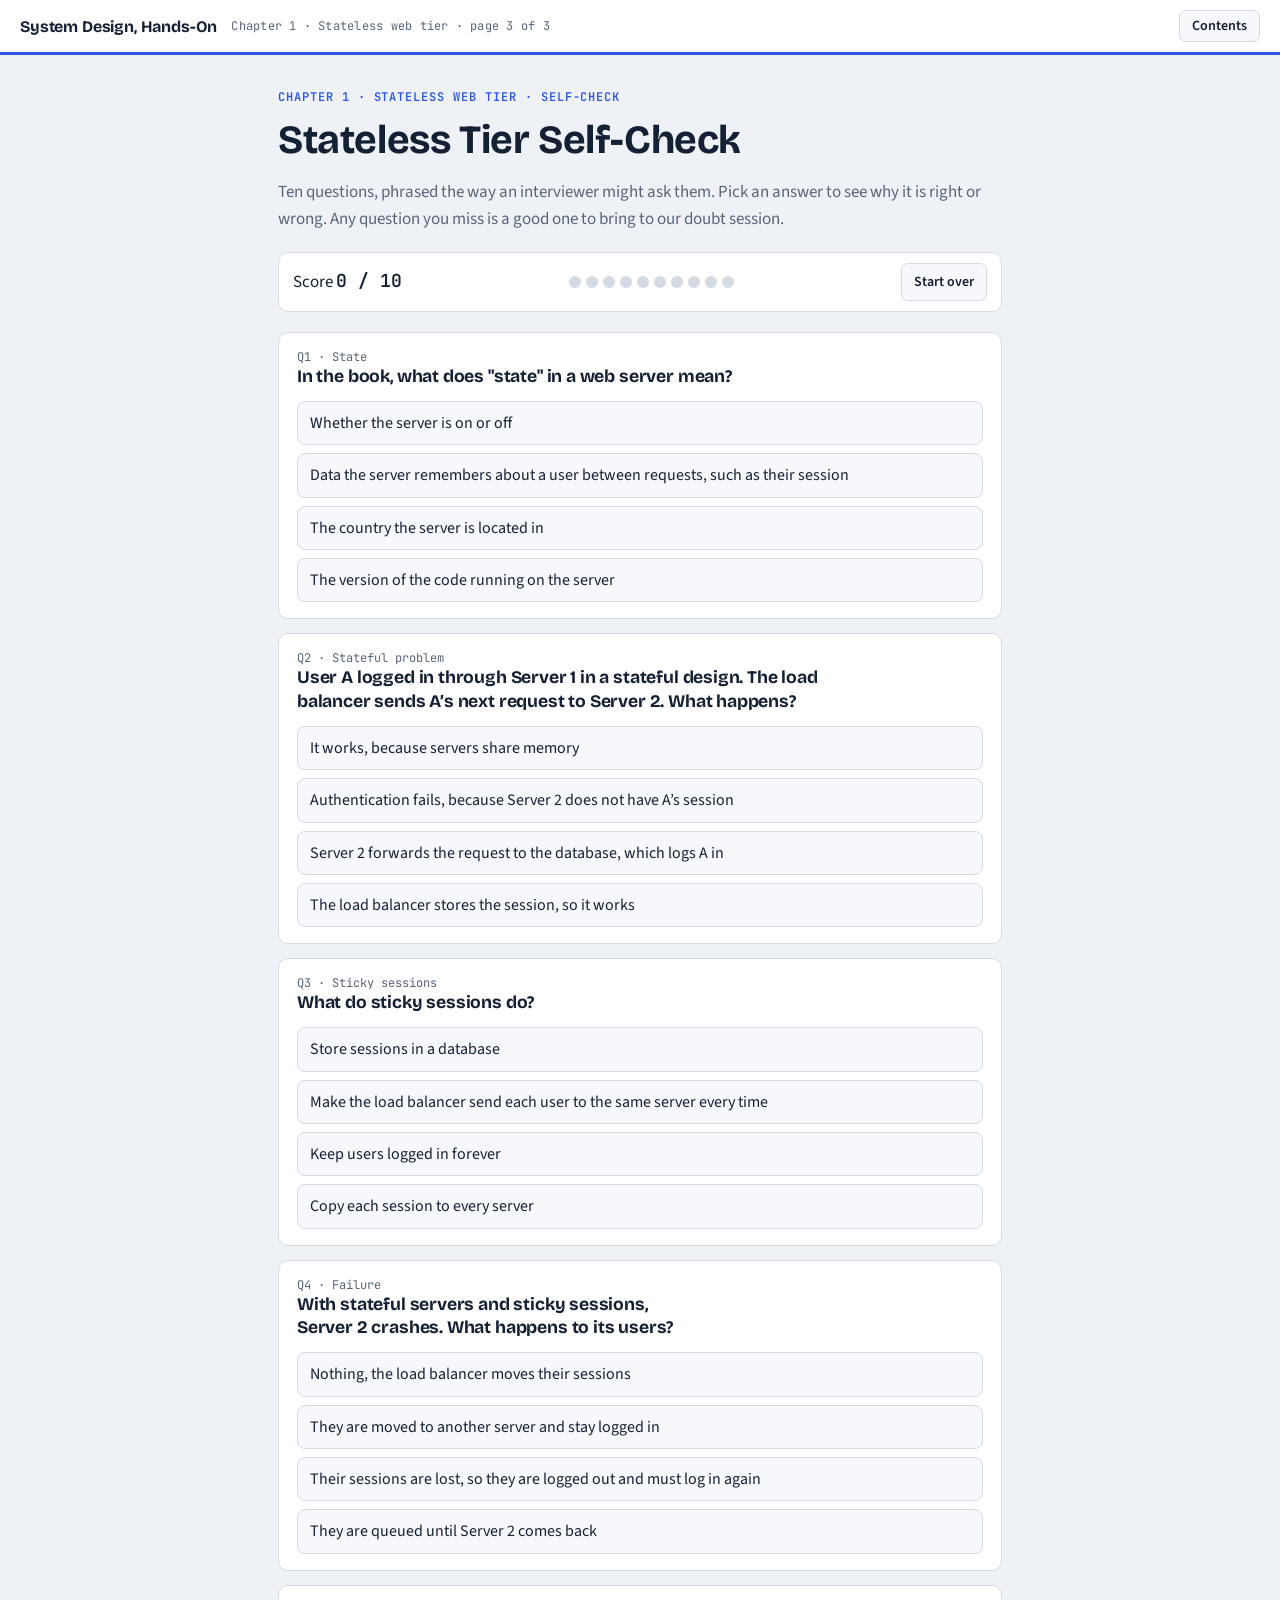
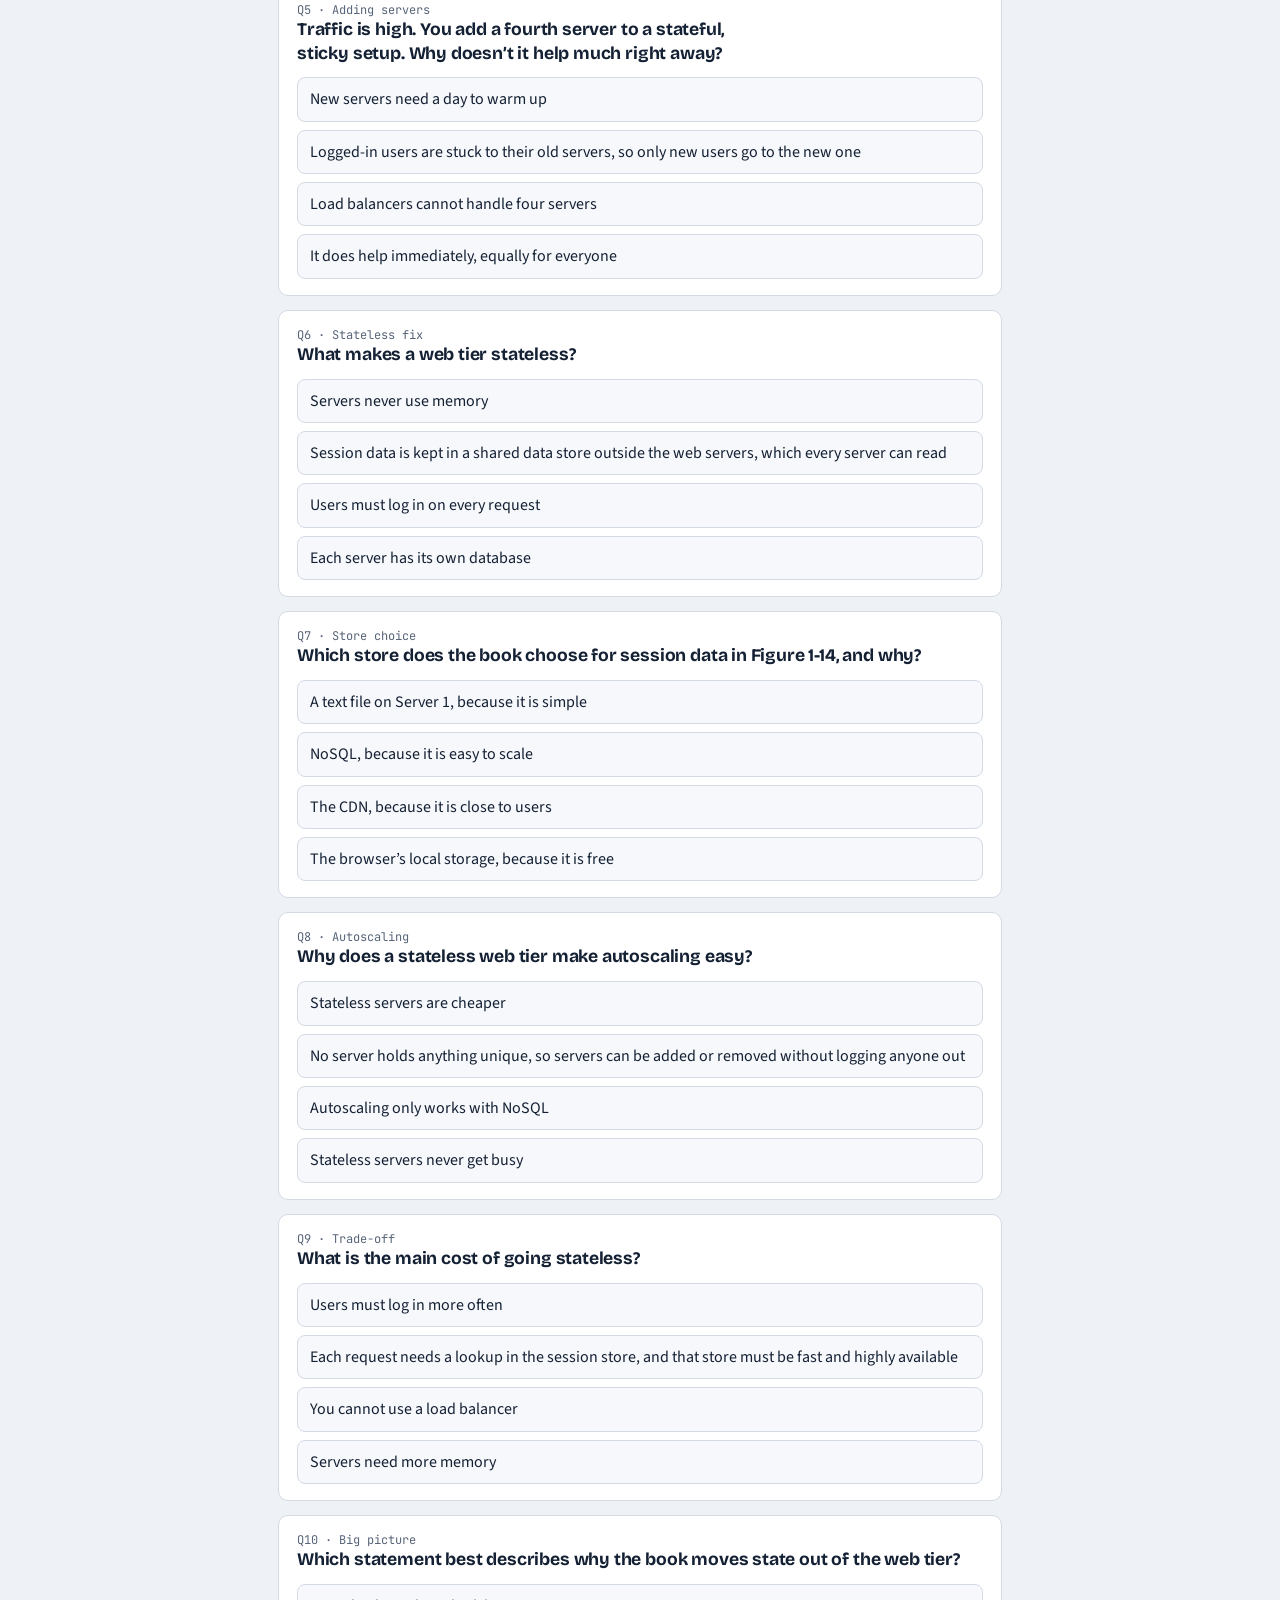
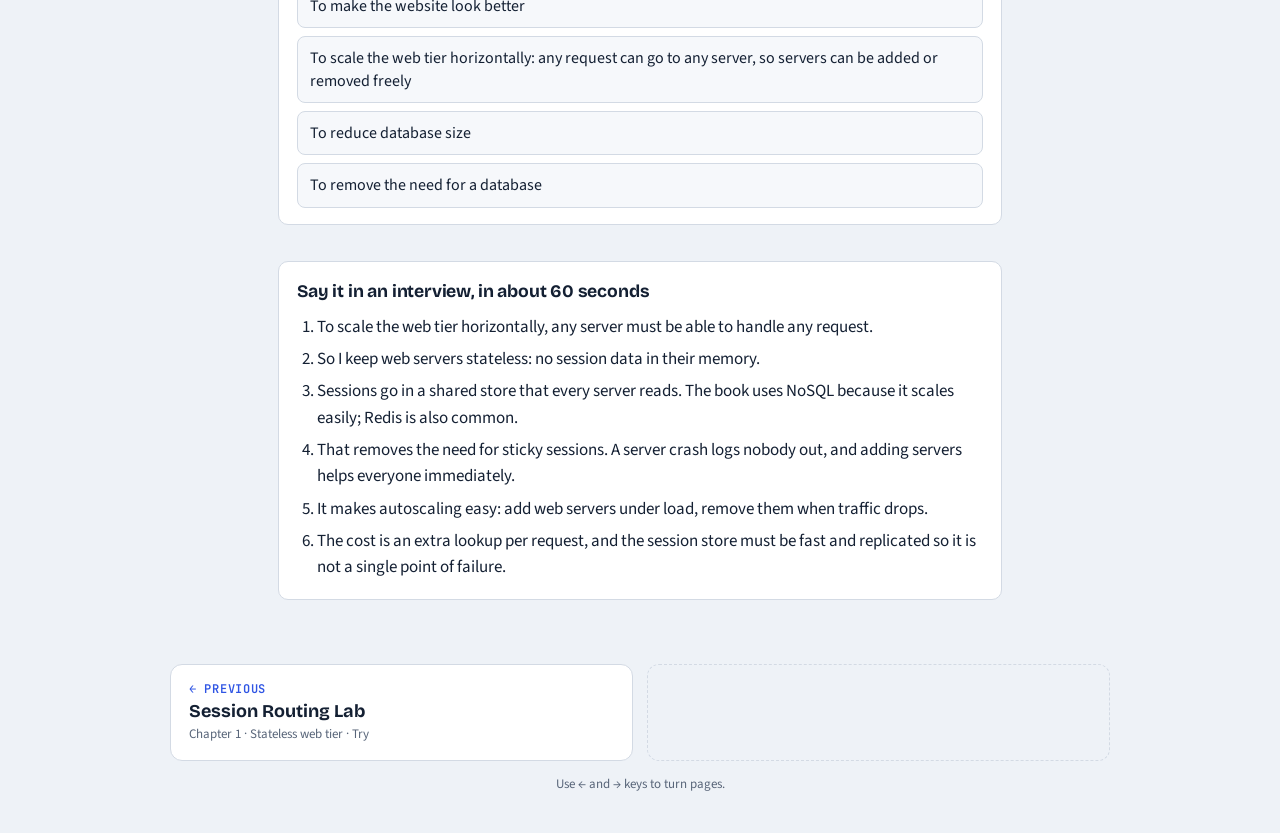
<file: frontend/ch01/stateless-web-tier/3-self-check.html>
<!doctype html>
<html lang="en">
<head>
<meta charset="utf-8">
<meta name="viewport" content="width=device-width, initial-scale=1, viewport-fit=cover">
<title>Stateless Tier Self-Check · System Design, Hands-On</title>
<link rel="icon" href="data:image/svg+xml,%3Csvg xmlns=%27http://www.w3.org/2000/svg%27 viewBox=%270 0 32 32%27%3E%3Crect width=%2732%27 height=%2732%27 rx=%277%27 fill=%27%232f55e4%27/%3E%3Cpath d=%27M9 9h14M9 16h14M9 23h9%27 stroke=%27white%27 stroke-width=%273%27 stroke-linecap=%27round%27/%3E%3C/svg%3E">
<link rel="stylesheet" href="../../assets/book.css">
<link rel="preconnect" href="https://fonts.googleapis.com">
<link rel="stylesheet" href="https://fonts.googleapis.com/css2?family=Bricolage+Grotesque:opsz,wght@12..96,500;12..96,700&family=Source+Sans+3:wght@400;600&family=JetBrains+Mono:wght@400;600&display=swap">
<style>
/* Layout: single reading column; a sticky score strip, then one card per interview-style question. */
:root {
  --bg: #eef2f7; --surface: #ffffff; --surface-2: #f6f8fb; --ink: #142033; --muted: #586579; --line: #d3dae4;
  --accent: #2f55e4; --good: #0b8f6c; --bad: #c62828;
  --display: "Bricolage Grotesque", "Segoe UI", system-ui, sans-serif;
  --body: "Source Sans 3", "Segoe UI", system-ui, sans-serif;
  --mono: "JetBrains Mono", ui-monospace, Menlo, monospace;
}
@media (prefers-color-scheme: dark) { :root:not([data-theme="light"]) {
  --bg: #0c121c; --surface: #141c29; --surface-2: #1a2433; --ink: #e5eaf2; --muted: #95a2b6; --line: #2a374b;
  --accent: #8aa4ff; --good: #3fd0a6; --bad: #ff6b6b; color-scheme: dark } }
:root[data-theme="dark"] {
  --bg: #0c121c; --surface: #141c29; --surface-2: #1a2433; --ink: #e5eaf2; --muted: #95a2b6; --line: #2a374b;
  --accent: #8aa4ff; --good: #3fd0a6; --bad: #ff6b6b; color-scheme: dark }
* { box-sizing: border-box }
body { background: var(--bg); color: var(--ink); font: 17px/1.55 var(--body) }
.wrap { max-width: 760px; margin: 0 auto; padding-inline: 18px; padding-block: 28px 56px }
h1, h2 { font-family: var(--display); text-wrap: balance; margin: 0; letter-spacing: -0.01em }
h1 { font-size: clamp(1.8rem, 5vw, 2.5rem) }
h2 { font-size: 1.1rem; line-height: 1.35 }
.eyebrow { font: 600 12px/1 var(--mono); letter-spacing: .08em; text-transform: uppercase; color: var(--accent) }
.lede { color: var(--muted); margin: 8px 0 0 }
.score { position: sticky; top: env(safe-area-inset-top, 0px); z-index: 2; margin: 20px 0; background: var(--surface); border: 1px solid var(--line); border-radius: 10px; padding: 10px 14px; display: flex; flex-wrap: wrap; gap: 8px 16px; align-items: center; justify-content: space-between }
.score b { font: 600 18px var(--mono); font-variant-numeric: tabular-nums }
.dots { display: flex; gap: 5px; flex-wrap: wrap }
.dots i { width: 12px; height: 12px; border-radius: 50%; background: var(--line) }
.dots i.good { background: var(--good) } .dots i.bad { background: var(--bad) }
.q { background: var(--surface); border: 1px solid var(--line); border-radius: 10px; padding: 16px 18px; margin-top: 14px }
.q .tag { font: 12px var(--mono); color: var(--muted) }
.opts { display: grid; gap: 8px; margin-top: 12px }
.opt { text-align: left; font: 16px/1.4 var(--body); color: var(--ink); background: var(--surface-2); border: 1px solid var(--line); border-radius: 8px; padding: 10px 12px; cursor: pointer }
.opt:hover:not(:disabled) { border-color: var(--accent) }
.opt:focus-visible, button:focus-visible { outline: 2px solid var(--accent); outline-offset: 2px }
.opt:disabled { cursor: default }
.opt.right { border-color: var(--good); box-shadow: inset 4px 0 0 var(--good) }
.opt.wrong { border-color: var(--bad); box-shadow: inset 4px 0 0 var(--bad) }
.why { margin-top: 12px; padding-top: 12px; border-top: 1px dashed var(--line); color: var(--ink) }
.why strong { font-family: var(--display) }
.why .ref { display: block; color: var(--muted); font-size: 14px; margin-top: 6px }
button.reset { font: 600 14px var(--body); color: var(--ink); background: var(--surface-2); border: 1px solid var(--line); border-radius: 7px; padding: 8px 12px; cursor: pointer }
.pitch { margin-top: 36px; background: var(--surface); border: 1px solid var(--line); border-radius: 10px; padding: 18px }
.pitch ol { padding-left: 1.2em; margin: 10px 0 0; display: grid; gap: 6px }
code { font: 0.9em var(--mono); background: var(--surface-2); border: 1px solid var(--line); border-radius: 4px; padding: 0 4px }
</style>
</head>
<body data-page="ch01/stateless-web-tier/3-self-check">
<div class="bk-bar">
  <a class="bk-home" href="../../index.html">System Design, Hands-On</a>
  <span class="bk-crumb">Chapter 1 · Stateless web tier · page 3 of 3</span>
  <button class="bk-toc-btn" type="button" aria-expanded="false" aria-controls="bk-drawer">Contents</button>
  <div class="bk-progress" aria-hidden="true"><i style="width:100.0%"></i></div>
</div>
<div class="bk-drawer" id="bk-drawer" hidden>
  <div class="bk-drawer-inner">
    <div class="bk-drawer-head"><b>Contents</b><button class="bk-close" type="button">Close</button></div>
    <a class="bk-drawer-home" href="../../index.html">All chapters</a>
    <p class="bk-toc-ch">Chapter 1 · Scale From Zero To Millions Of Users</p>
<p class="bk-toc-tp">CDN</p><ol class="bk-toc-list">
<li><a href="../cdn/1-start-here.html" data-page="ch01/cdn/1-start-here"><span class="bk-kind">Read</span>CDN, Start Here</a></li>
<li><a href="../cdn/2-request-lab.html" data-page="ch01/cdn/2-request-lab"><span class="bk-kind">Try</span>CDN Request Lab</a></li>
<li><a href="../cdn/3-self-check.html" data-page="ch01/cdn/3-self-check"><span class="bk-kind">Test</span>CDN Self-Check</a></li>
</ol>
<p class="bk-toc-tp">Stateless web tier</p><ol class="bk-toc-list">
<li><a href="1-start-here.html" data-page="ch01/stateless-web-tier/1-start-here"><span class="bk-kind">Read</span>Stateless Web Tier, Start Here</a></li>
<li><a href="2-session-routing-lab.html" data-page="ch01/stateless-web-tier/2-session-routing-lab"><span class="bk-kind">Try</span>Session Routing Lab</a></li>
<li><a href="3-self-check.html" aria-current="page" data-page="ch01/stateless-web-tier/3-self-check"><span class="bk-kind">Test</span>Stateless Tier Self-Check</a></li>
</ol>
  </div>
</div>
<main class="bk-page">
<div class="wrap">
  <span class="eyebrow">Chapter 1 · Stateless web tier · Self-check</span>
  <h1>Stateless Tier Self-Check</h1>
  <p class="lede">Ten questions, phrased the way an interviewer might ask them. Pick an answer to see why it is right or wrong. Any question you miss is a good one to bring to our doubt session.</p>

  <div class="score">
    <span>Score <b id="score">0 / 10</b></span>
    <span class="dots" id="dots"></span>
    <button class="reset" id="reset">Start over</button>
  </div>

  <div id="quiz"></div>

  <section class="pitch">
    <h2>Say it in an interview, in about 60 seconds</h2>
    <ol>
      <li>To scale the web tier horizontally, any server must be able to handle any request.</li>
      <li>So I keep web servers stateless: no session data in their memory.</li>
      <li>Sessions go in a shared store that every server reads. The book uses NoSQL because it scales easily; Redis is also common.</li>
      <li>That removes the need for sticky sessions. A server crash logs nobody out, and adding servers helps everyone immediately.</li>
      <li>It makes autoscaling easy: add web servers under load, remove them when traffic drops.</li>
      <li>The cost is an extra lookup per request, and the session store must be fast and replicated so it is not a single point of failure.</li>
    </ol>
  </section>
</div>

<script>
(() => {
  const Q = [
    { tag: 'State', q: 'In the book, what does "state" in a web server mean?',
      opts: ['Whether the server is on or off', 'Data the server remembers about a user between requests, such as their session', 'The country the server is located in', 'The version of the code running on the server'],
      a: 1, why: 'A stateful server remembers client data from one request to the next. The usual example is the login session: who you are and that you are logged in.', ref: 'Book: "A stateful server remembers client data (state) from one request to the next."' },
    { tag: 'Stateful problem', q: 'User A logged in through Server 1 in a stateful design. The load balancer sends A’s next request to Server 2. What happens?',
      opts: ['It works, because servers share memory', 'Authentication fails, because Server 2 does not have A’s session', 'Server 2 forwards the request to the database, which logs A in', 'The load balancer stores the session, so it works'],
      a: 1, why: 'The session exists only in Server 1’s memory. Server 2 has never seen it, so A appears logged out.', ref: 'Book Figure 1-12: "If a request is sent to other servers like Server 2, authentication would fail."' },
    { tag: 'Sticky sessions', q: 'What do sticky sessions do?',
      opts: ['Store sessions in a database', 'Make the load balancer send each user to the same server every time', 'Keep users logged in forever', 'Copy each session to every server'],
      a: 1, why: 'A sticky load balancer remembers which server each user belongs to. It keeps stateful servers working, but the book warns it adds overhead and makes scaling and failures harder.', ref: 'Book: "This can be done with sticky sessions in most load balancers; however, this adds the overhead."' },
    { tag: 'Failure', q: 'With stateful servers and sticky sessions, Server 2 crashes. What happens to its users?',
      opts: ['Nothing, the load balancer moves their sessions', 'They are moved to another server and stay logged in', 'Their sessions are lost, so they are logged out and must log in again', 'They are queued until Server 2 comes back'],
      a: 2, why: 'Sessions lived in Server 2’s memory, which is gone. The load balancer can send them elsewhere, but no other server knows them.', ref: 'Book: "It is also challenging to handle server failures."' },
    { tag: 'Adding servers', q: 'Traffic is high. You add a fourth server to a stateful, sticky setup. Why doesn’t it help much right away?',
      opts: ['New servers need a day to warm up', 'Logged-in users are stuck to their old servers, so only new users go to the new one', 'Load balancers cannot handle four servers', 'It does help immediately, equally for everyone'],
      a: 1, why: 'Existing users must keep going to the server holding their session. The busy servers stay busy until those users leave.', ref: 'Book: "Adding or removing servers is much more difficult with this approach."' },
    { tag: 'Stateless fix', q: 'What makes a web tier stateless?',
      opts: ['Servers never use memory', 'Session data is kept in a shared data store outside the web servers, which every server can read', 'Users must log in on every request', 'Each server has its own database'],
      a: 1, why: 'State still exists. It is just moved out of the web servers into a shared store. Any server can fetch it, so any server can handle any request.', ref: 'Book: "State data is stored in a shared data store and kept out of web servers."' },
    { tag: 'Store choice', q: 'Which store does the book choose for session data in Figure 1-14, and why?',
      opts: ['A text file on Server 1, because it is simple', 'NoSQL, because it is easy to scale', 'The CDN, because it is close to users', 'The browser’s local storage, because it is free'],
      a: 1, why: 'The book lists relational databases, Memcached/Redis and NoSQL as options, and picks NoSQL because it is easy to scale.', ref: 'Book: "The NoSQL data store is chosen as it is easy to scale."' },
    { tag: 'Autoscaling', q: 'Why does a stateless web tier make autoscaling easy?',
      opts: ['Stateless servers are cheaper', 'No server holds anything unique, so servers can be added or removed without logging anyone out', 'Autoscaling only works with NoSQL', 'Stateless servers never get busy'],
      a: 1, why: 'Autoscaling adds and removes servers automatically based on load. If servers held sessions, removing one would log users out. Stateless servers are interchangeable.', ref: 'Book: "After the state data is removed out of web servers, auto-scaling of the web tier is easily achieved."' },
    { tag: 'Trade-off', q: 'What is the main cost of going stateless?',
      opts: ['Users must log in more often', 'Each request needs a lookup in the session store, and that store must be fast and highly available', 'You cannot use a load balancer', 'Servers need more memory'],
      a: 1, why: 'Every request now depends on the session store. Use something fast like Redis or NoSQL, and replicate it so it does not become a single point of failure.', ref: 'Beyond the book, but a common interview follow-up.' },
    { tag: 'Big picture', q: 'Which statement best describes why the book moves state out of the web tier?',
      opts: ['To make the website look better', 'To scale the web tier horizontally: any request can go to any server, so servers can be added or removed freely', 'To reduce database size', 'To remove the need for a database'],
      a: 1, why: 'The section opens with the goal: scale the web tier horizontally. That needs interchangeable servers, which needs state kept elsewhere.', ref: 'Book: "Now it is time to consider scaling the web tier horizontally. For this, we need to move state out of the web tier."' },
  ];

  const quiz = document.getElementById('quiz'), dots = document.getElementById('dots'), score = document.getElementById('score');
  let results = [];
  function render() {
    results = Q.map(() => null);
    quiz.innerHTML = Q.map((x, i) => `<article class="q" id="q${i}">
      <div class="tag">Q${i + 1} · ${x.tag}</div><h2>${x.q}</h2>
      <div class="opts">${x.opts.map((o, j) => `<button class="opt" data-q="${i}" data-o="${j}">${o}</button>`).join('')}</div>
      <div class="why" hidden><strong></strong> ${x.why}<span class="ref">${x.ref}</span></div></article>`).join('');
    update();
  }
  function update() {
    dots.innerHTML = results.map(r => `<i class="${r === true ? 'good' : r === false ? 'bad' : ''}"></i>`).join('');
    score.textContent = `${results.filter(r => r === true).length} / ${Q.length}`;
  }
  quiz.addEventListener('click', e => {
    const b = e.target.closest('.opt'); if (!b) return;
    const i = +b.dataset.q, j = +b.dataset.o, card = document.getElementById('q' + i);
    if (results[i] !== null) return;
    results[i] = j === Q[i].a;
    card.querySelectorAll('.opt').forEach((o, k) => { o.disabled = true; if (k === Q[i].a) o.classList.add('right'); else if (k === j) o.classList.add('wrong'); });
    const why = card.querySelector('.why'); why.hidden = false;
    why.querySelector('strong').textContent = results[i] ? 'Correct.' : 'Not quite.';
    update();
  });
  document.getElementById('reset').addEventListener('click', render);
  render();
})();
</script>
</main>
<div class="bk-nav">
  <a class="bk-nav-card prev" href="2-session-routing-lab.html" data-nav="prev"><span class="bk-nav-label">← Previous</span><span class="bk-nav-title">Session Routing Lab</span><span class="bk-nav-meta">Chapter 1 · Stateless web tier · Try</span></a>
  <span class="bk-nav-card bk-nav-empty next"></span>
</div>
<p class="bk-foot">Use ← and → keys to turn pages.</p>
<script src="../../assets/book.js"></script>

</body>
</html>
</file>
<file: frontend/assets/book.css>
/* Book chrome for System Design, Hands-On.
   Base reset for every page, then the bk-* chrome (bar, contents drawer, page turner)
   and the ix-* contents page. Page content brings its own styles. */
:root {
  --bk-bg: #eef2f7; --bk-surface: #ffffff; --bk-surface-2: #f6f8fb; --bk-ink: #142033; --bk-muted: #586579;
  --bk-line: #d3dae4; --bk-accent: #2f55e4; --bk-ok: #0b8f6c;
  --bk-display: "Bricolage Grotesque", "Segoe UI", system-ui, sans-serif;
  --bk-body: "Source Sans 3", "Segoe UI", system-ui, sans-serif;
  --bk-mono: "JetBrains Mono", ui-monospace, Menlo, monospace;
  color-scheme: light;
  padding-top: env(safe-area-inset-top, 0px);
  padding-bottom: env(safe-area-inset-bottom, 0px);
}
@media (prefers-color-scheme: dark) {
  :root {
    --bk-bg: #0c121c; --bk-surface: #141c29; --bk-surface-2: #1a2433; --bk-ink: #e5eaf2; --bk-muted: #95a2b6;
    --bk-line: #2a374b; --bk-accent: #8aa4ff; --bk-ok: #3fd0a6; color-scheme: dark;
  }
}
body { margin: 0; font: 14px/1.5 system-ui, sans-serif; background: var(--bk-bg); color: var(--bk-ink) }
img { max-width: 100% }
[hidden] { display: none !important }

/* ---------- Top bar ---------- */
.bk-bar {
  position: relative; display: flex; flex-wrap: wrap; align-items: center; gap: 6px 14px;
  padding: 10px 20px 12px; background: var(--bk-surface); border-bottom: 1px solid var(--bk-line);
  font: 15px/1.3 var(--bk-body); color: var(--bk-ink);
}
.bk-bar .bk-home { font: 700 16px var(--bk-display); color: var(--bk-ink); text-decoration: none; letter-spacing: -0.01em }
.bk-bar .bk-home:hover { color: var(--bk-accent) }
.bk-bar .bk-crumb { flex: 1 1 200px; min-width: 0; font: 12px var(--bk-mono); color: var(--bk-muted); letter-spacing: .02em }
.bk-bar .bk-toc-btn, .bk-drawer .bk-close {
  font: 600 14px/1 var(--bk-body); color: var(--bk-ink); background: var(--bk-surface-2);
  border: 1px solid var(--bk-line); border-radius: 7px; padding: 8px 12px; cursor: pointer;
}
.bk-bar .bk-toc-btn:hover, .bk-drawer .bk-close:hover { border-color: var(--bk-accent) }
.bk-progress { position: absolute; left: 0; right: 0; bottom: -1px; height: 3px; background: transparent }
.bk-progress i { display: block; height: 100%; background: var(--bk-accent) }
.bk-bar a:focus-visible, .bk-bar button:focus-visible, .bk-drawer a:focus-visible, .bk-drawer button:focus-visible,
.bk-nav a:focus-visible, .ix a:focus-visible { outline: 2px solid var(--bk-accent); outline-offset: 2px }

/* ---------- Contents drawer ---------- */
.bk-drawer { position: fixed; inset: 0; z-index: 50; background: rgb(8 12 20 / .45); display: flex; justify-content: flex-end }
.bk-drawer .bk-drawer-inner {
  width: min(380px, 100%); height: 100%; overflow-y: auto; background: var(--bk-surface); border-left: 1px solid var(--bk-line);
  padding: calc(16px + env(safe-area-inset-top, 0px)) 18px calc(24px + env(safe-area-inset-bottom, 0px));
  font: 15px/1.4 var(--bk-body); color: var(--bk-ink);
}
.bk-drawer .bk-drawer-head { display: flex; justify-content: space-between; align-items: center; margin-bottom: 10px }
.bk-drawer .bk-drawer-head b { font: 700 18px var(--bk-display) }
.bk-drawer .bk-drawer-home { display: inline-block; margin-bottom: 8px; color: var(--bk-accent); font-weight: 600; text-decoration: none }
.bk-drawer .bk-toc-ch { margin: 16px 0 4px; font: 600 12px var(--bk-mono); text-transform: uppercase; letter-spacing: .06em; color: var(--bk-muted) }
.bk-drawer .bk-toc-tp { margin: 10px 0 4px; font: 700 16px var(--bk-display) }
.bk-drawer .bk-toc-list { list-style: none; margin: 0; padding: 0; display: grid; gap: 2px }
.bk-drawer .bk-toc-list a { display: flex; gap: 8px; align-items: baseline; padding: 6px 8px; border-radius: 6px; color: var(--bk-ink); text-decoration: none }
.bk-drawer .bk-toc-list a:hover { background: var(--bk-surface-2) }
.bk-drawer .bk-toc-list a[aria-current="page"] { background: var(--bk-surface-2); box-shadow: inset 3px 0 0 var(--bk-accent); font-weight: 600 }
.bk-kind {
  flex: none; display: inline-block; min-width: 3.4em; text-align: center; font: 600 11px/1.6 var(--bk-mono);
  text-transform: uppercase; letter-spacing: .05em; color: var(--bk-accent); border: 1px solid var(--bk-line); border-radius: 4px; padding: 0 4px;
}

/* ---------- Page turner ---------- */
.bk-nav { display: grid; grid-template-columns: repeat(2, minmax(0, 1fr)); gap: 14px; max-width: 980px; margin: 8px auto 0; padding: 0 20px }
@media (max-width: 600px) { .bk-nav { grid-template-columns: minmax(0, 1fr) } }
.bk-nav .bk-nav-card {
  display: grid; gap: 4px; padding: 16px 18px; border: 1px solid var(--bk-line); border-radius: 12px; background: var(--bk-surface);
  color: var(--bk-ink); text-decoration: none; font: 15px/1.35 var(--bk-body); min-width: 0;
}
.bk-nav a.bk-nav-card:hover { border-color: var(--bk-accent) }
.bk-nav .bk-nav-card.next { text-align: right }
.bk-nav .bk-nav-empty { border-style: dashed; background: transparent; min-height: 1px }
@media (max-width: 600px) { .bk-nav .bk-nav-empty { display: none } }
.bk-nav .bk-nav-label { font: 600 12px var(--bk-mono); color: var(--bk-accent); text-transform: uppercase; letter-spacing: .06em }
.bk-nav .bk-nav-title { font: 700 18px/1.2 var(--bk-display) }
.bk-nav .bk-nav-meta { font-size: 13px; color: var(--bk-muted) }
.bk-foot { max-width: 980px; margin: 14px auto 0; padding: 0 20px 40px; font: 13px var(--bk-body); color: var(--bk-muted); text-align: center }
@media (hover: none) { .bk-foot { display: none } }

/* ---------- Contents page ---------- */
.ix { font: 17px/1.55 var(--bk-body) }
.ix-wrap { max-width: 860px; margin: 0 auto; padding-inline: 20px; padding-block: 48px 72px }
.ix-cover { border-bottom: 1px solid var(--bk-line); padding-bottom: 32px }
.ix-eyebrow { font: 600 12px var(--bk-mono); letter-spacing: .08em; text-transform: uppercase; color: var(--bk-accent) }
.ix-cover h1 { font: 700 clamp(2.4rem, 8vw, 4.4rem)/1.02 var(--bk-display); letter-spacing: -0.03em; margin: 12px 0 14px; text-wrap: balance }
.ix-cover p { font-size: 1.2rem; color: var(--bk-muted); max-width: 56ch; margin: 0 }
.ix-actions { display: flex; flex-wrap: wrap; gap: 10px; margin-top: 22px }
.ix-btn { font: 600 16px/1 var(--bk-body); padding: 12px 16px; border-radius: 8px; border: 1px solid var(--bk-line); background: var(--bk-surface); color: var(--bk-ink); text-decoration: none }
.ix-btn:hover { border-color: var(--bk-accent) }
.ix-btn.ix-primary { background: var(--bk-accent); border-color: var(--bk-accent); color: var(--bk-bg) }
.ix-how { display: flex; flex-wrap: wrap; gap: 8px 22px; margin-top: 22px; font-size: 15px; color: var(--bk-muted) }
.ix-how .bk-kind { margin-right: 6px }
.ix-h2 { font: 700 1.6rem var(--bk-display); margin: 36px 0 12px; letter-spacing: -0.01em }
.ix-list { list-style: none; margin: 0; padding: 0; border-top: 1px solid var(--bk-line) }
.ix-ch { display: grid; grid-template-columns: 3em minmax(0, 1fr) auto; gap: 4px 12px; align-items: baseline; padding: 14px 0; border-bottom: 1px solid var(--bk-line) }
.ix-num { font: 600 15px var(--bk-mono); color: var(--bk-muted); font-variant-numeric: tabular-nums }
.ix-title { font: 600 17px/1.3 var(--bk-display) }
.ix-state { font: 12px var(--bk-mono); color: var(--bk-muted); white-space: nowrap }
.ix-later .ix-title { color: var(--bk-muted); font-weight: 500 }
.ix-open .ix-num { color: var(--bk-accent) }
.ix-open .ix-title { font-size: 1.3rem }
@media (max-width: 560px) { .ix-ch { grid-template-columns: 2.4em minmax(0, 1fr) } .ix-state { grid-column: 2 } }
.ix-topics { grid-column: 2 / -1; display: grid; grid-template-columns: repeat(auto-fit, minmax(240px, 1fr)); gap: 12px; margin-top: 12px }
@media (max-width: 560px) { .ix-topics { grid-column: 1 / -1 } }
.ix-topic { background: var(--bk-surface); border: 1px solid var(--bk-line); border-radius: 12px; padding: 14px 16px; min-width: 0 }
.ix-topic h3 { font: 700 1.1rem var(--bk-display); margin: 0 0 8px }
.ix-topic ol { list-style: none; margin: 0; padding: 0; display: grid; gap: 2px }
.ix-topic a { display: flex; gap: 8px; align-items: baseline; padding: 6px 6px; border-radius: 6px; color: var(--bk-ink); text-decoration: none; font-size: 16px }
.ix-topic a:hover { background: var(--bk-surface-2) }
.ix-topic a > span:nth-child(2) { flex: 1; min-width: 0 }
.ix-seen { width: 8px; height: 8px; border-radius: 50%; flex: none; align-self: center }
.ix-topic a.seen .ix-seen { background: var(--bk-ok) }
</file>
